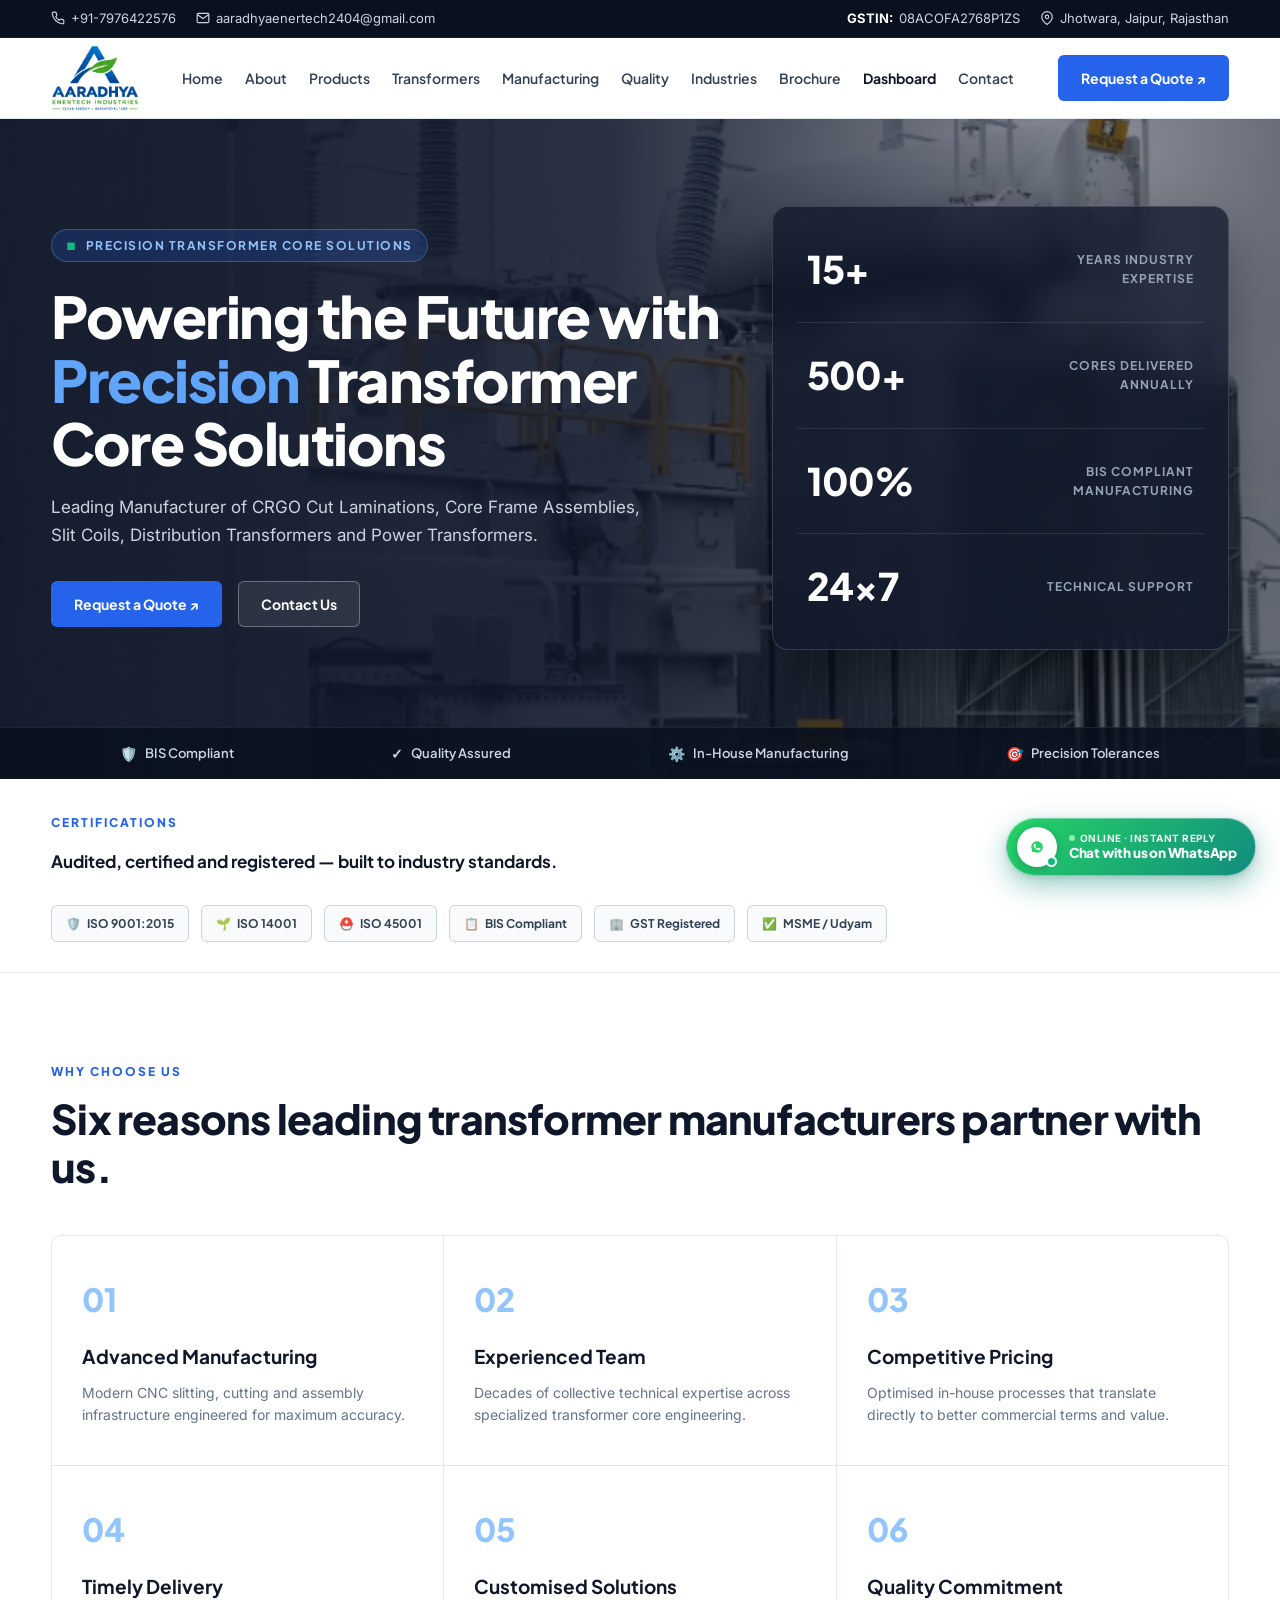
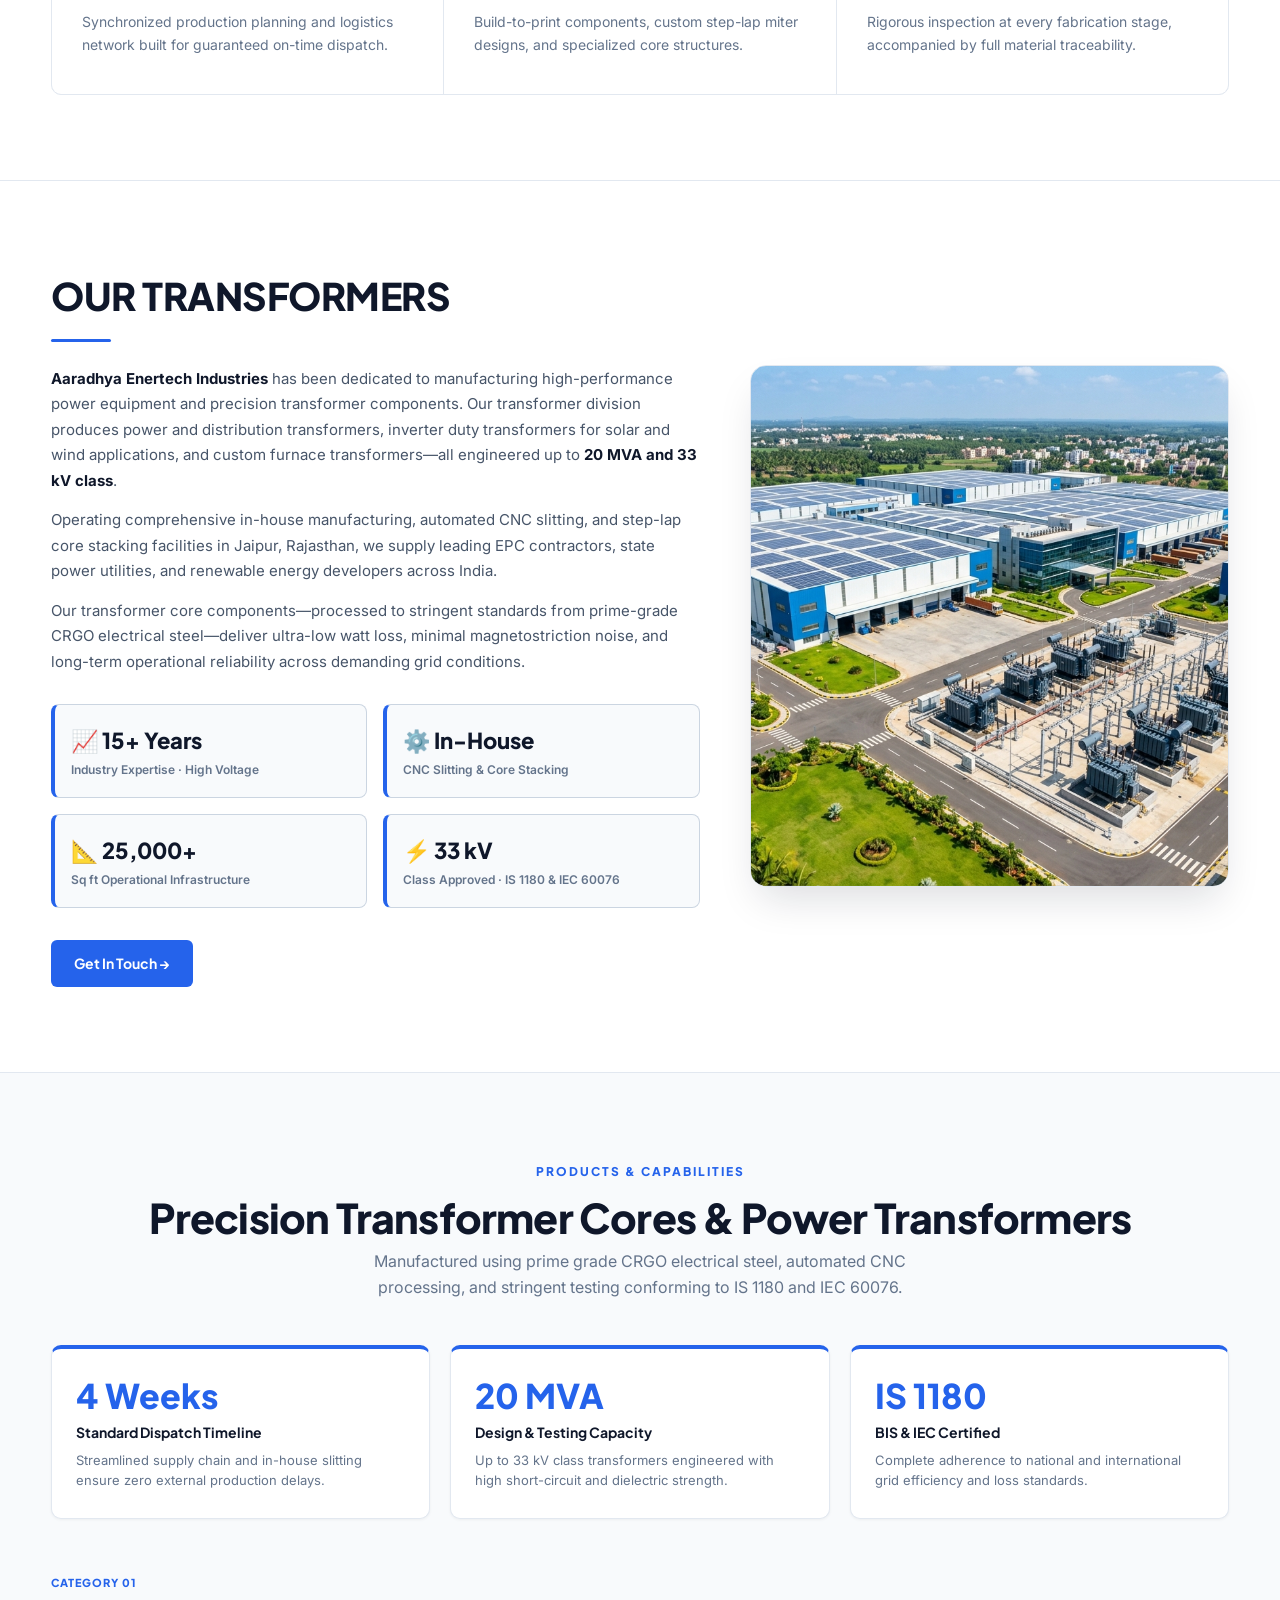
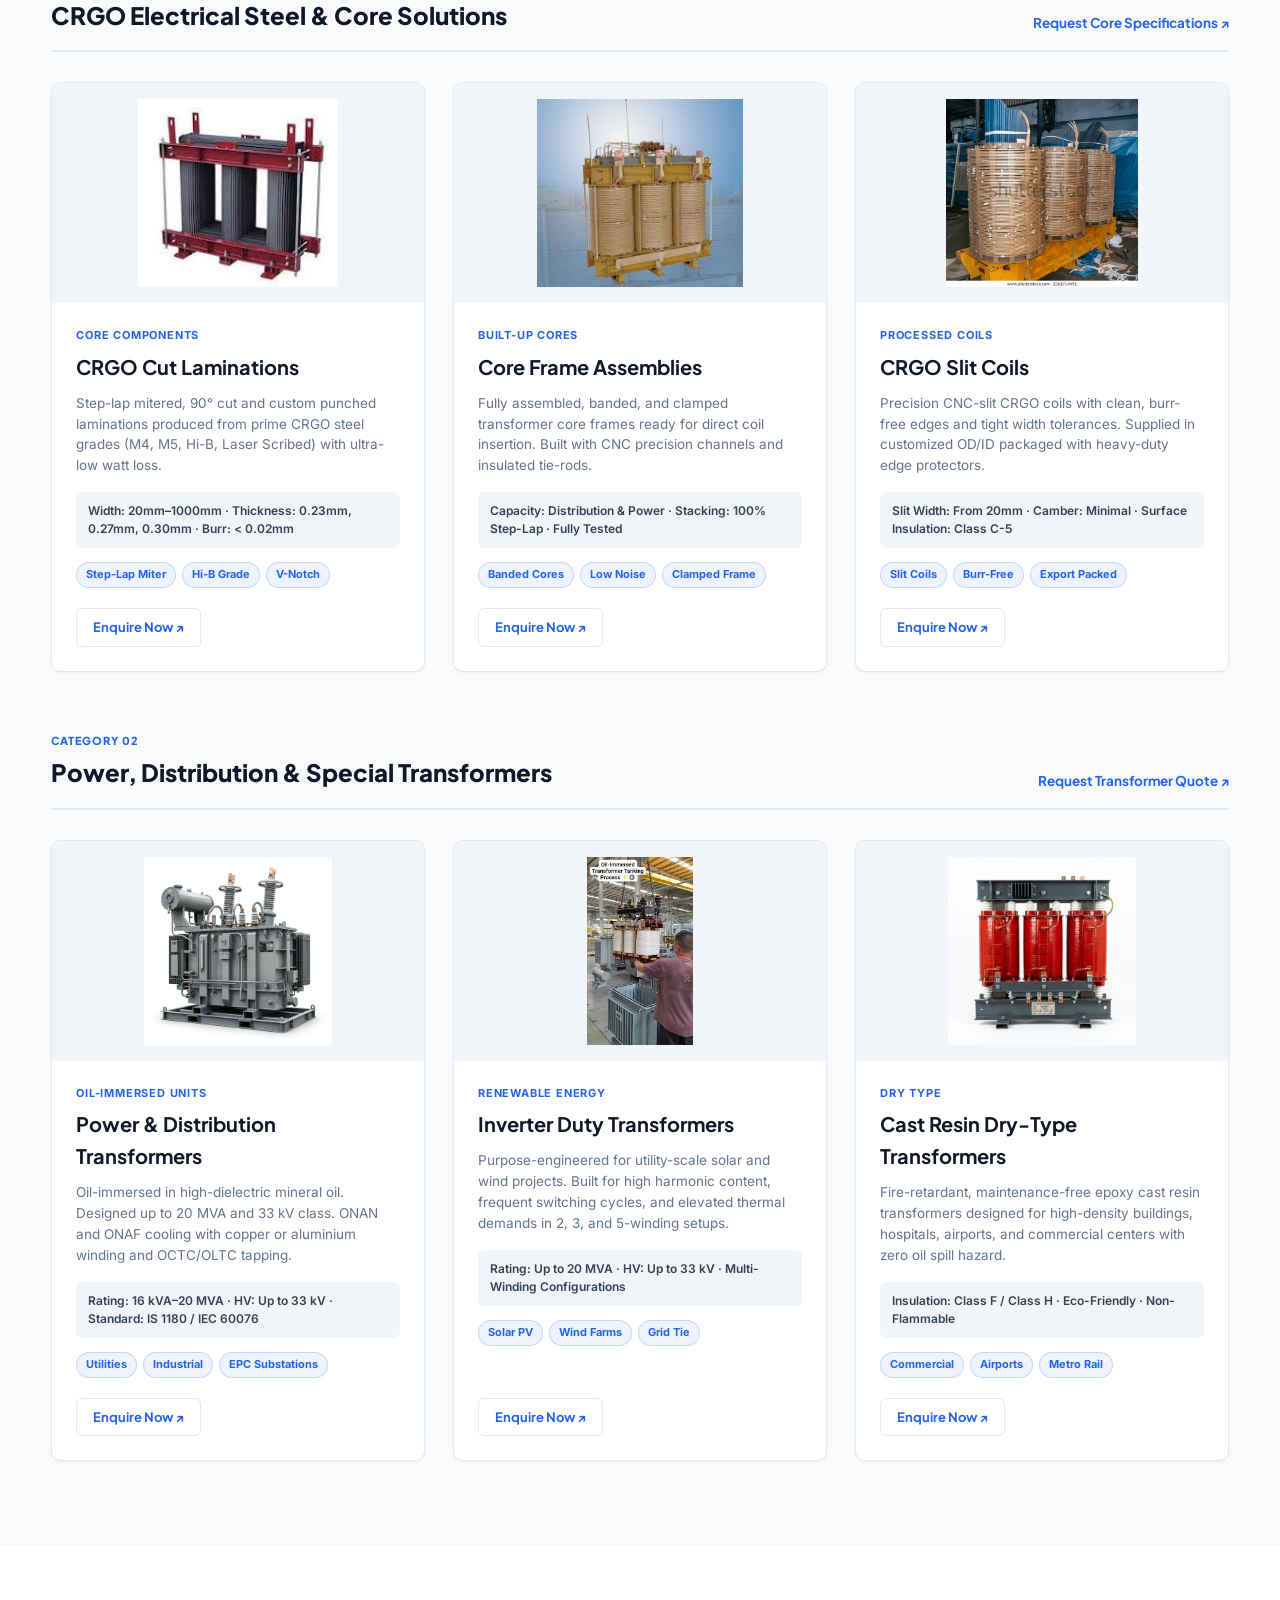
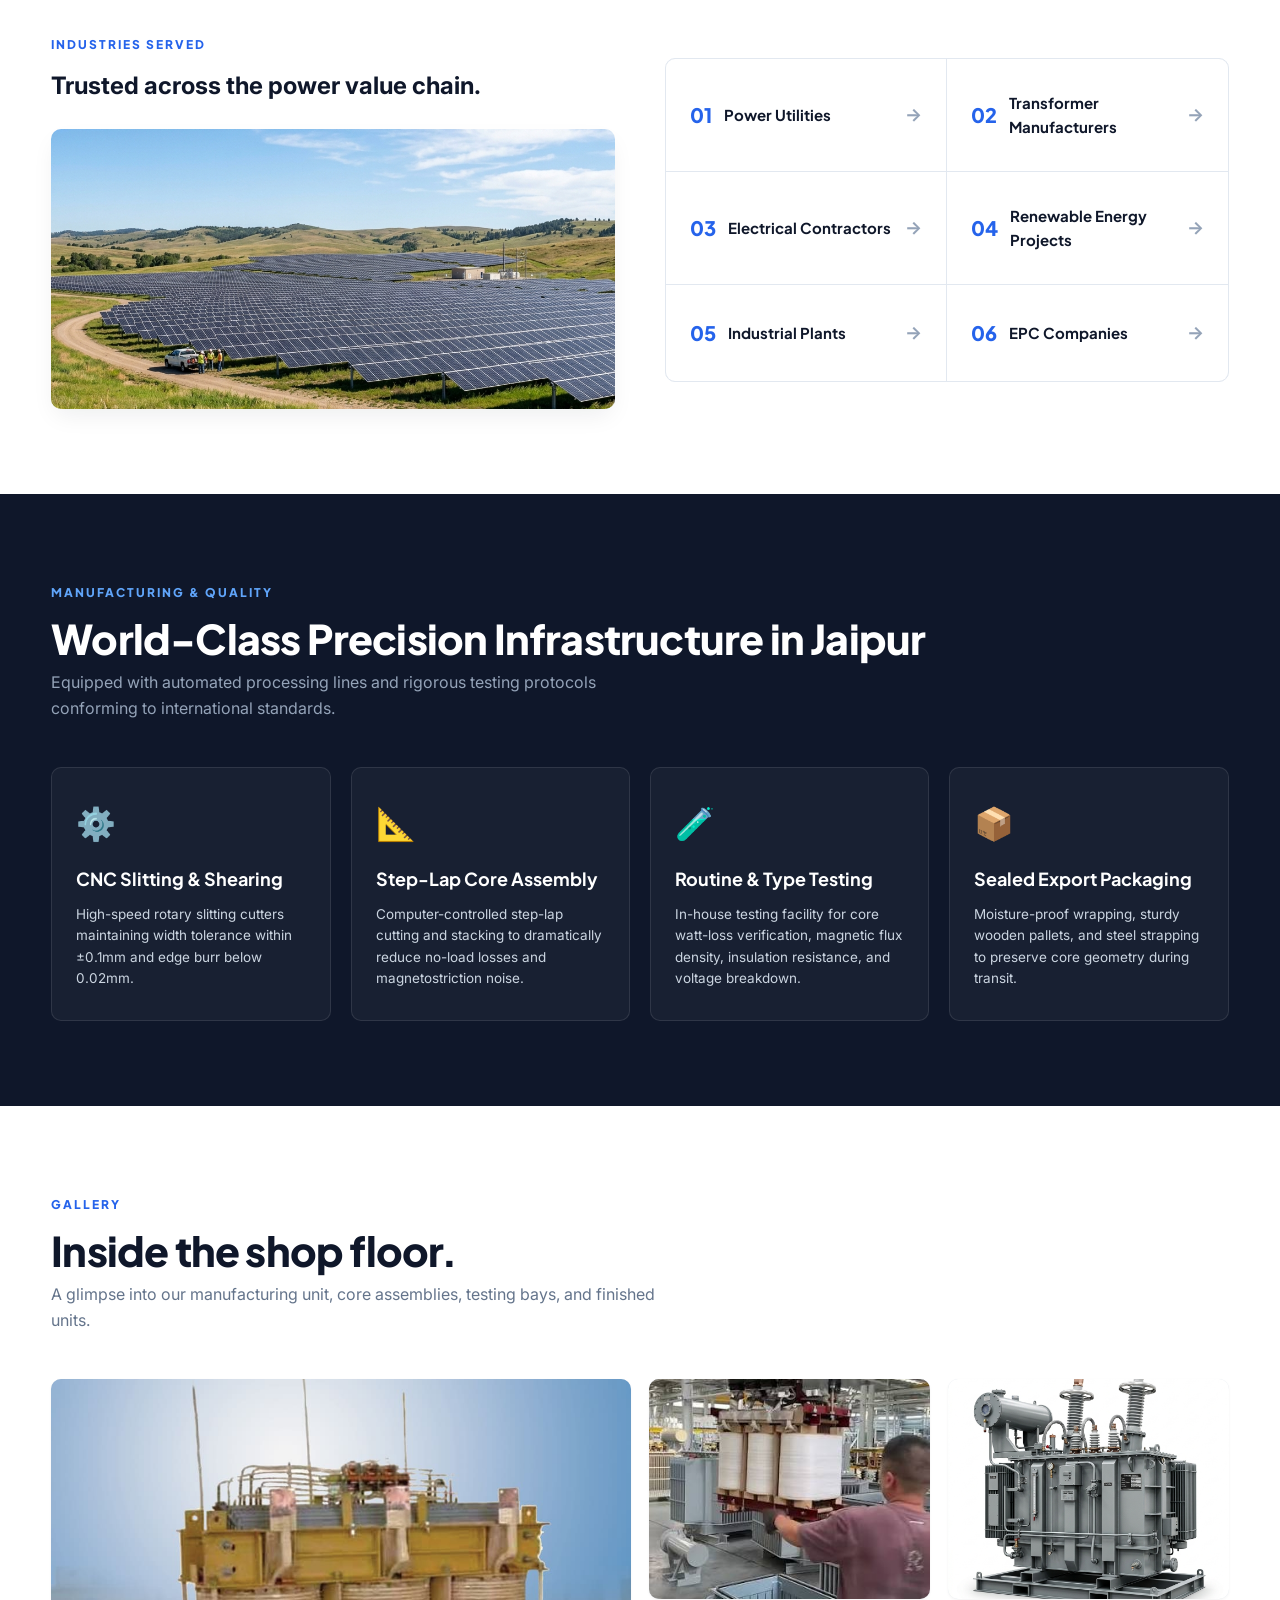
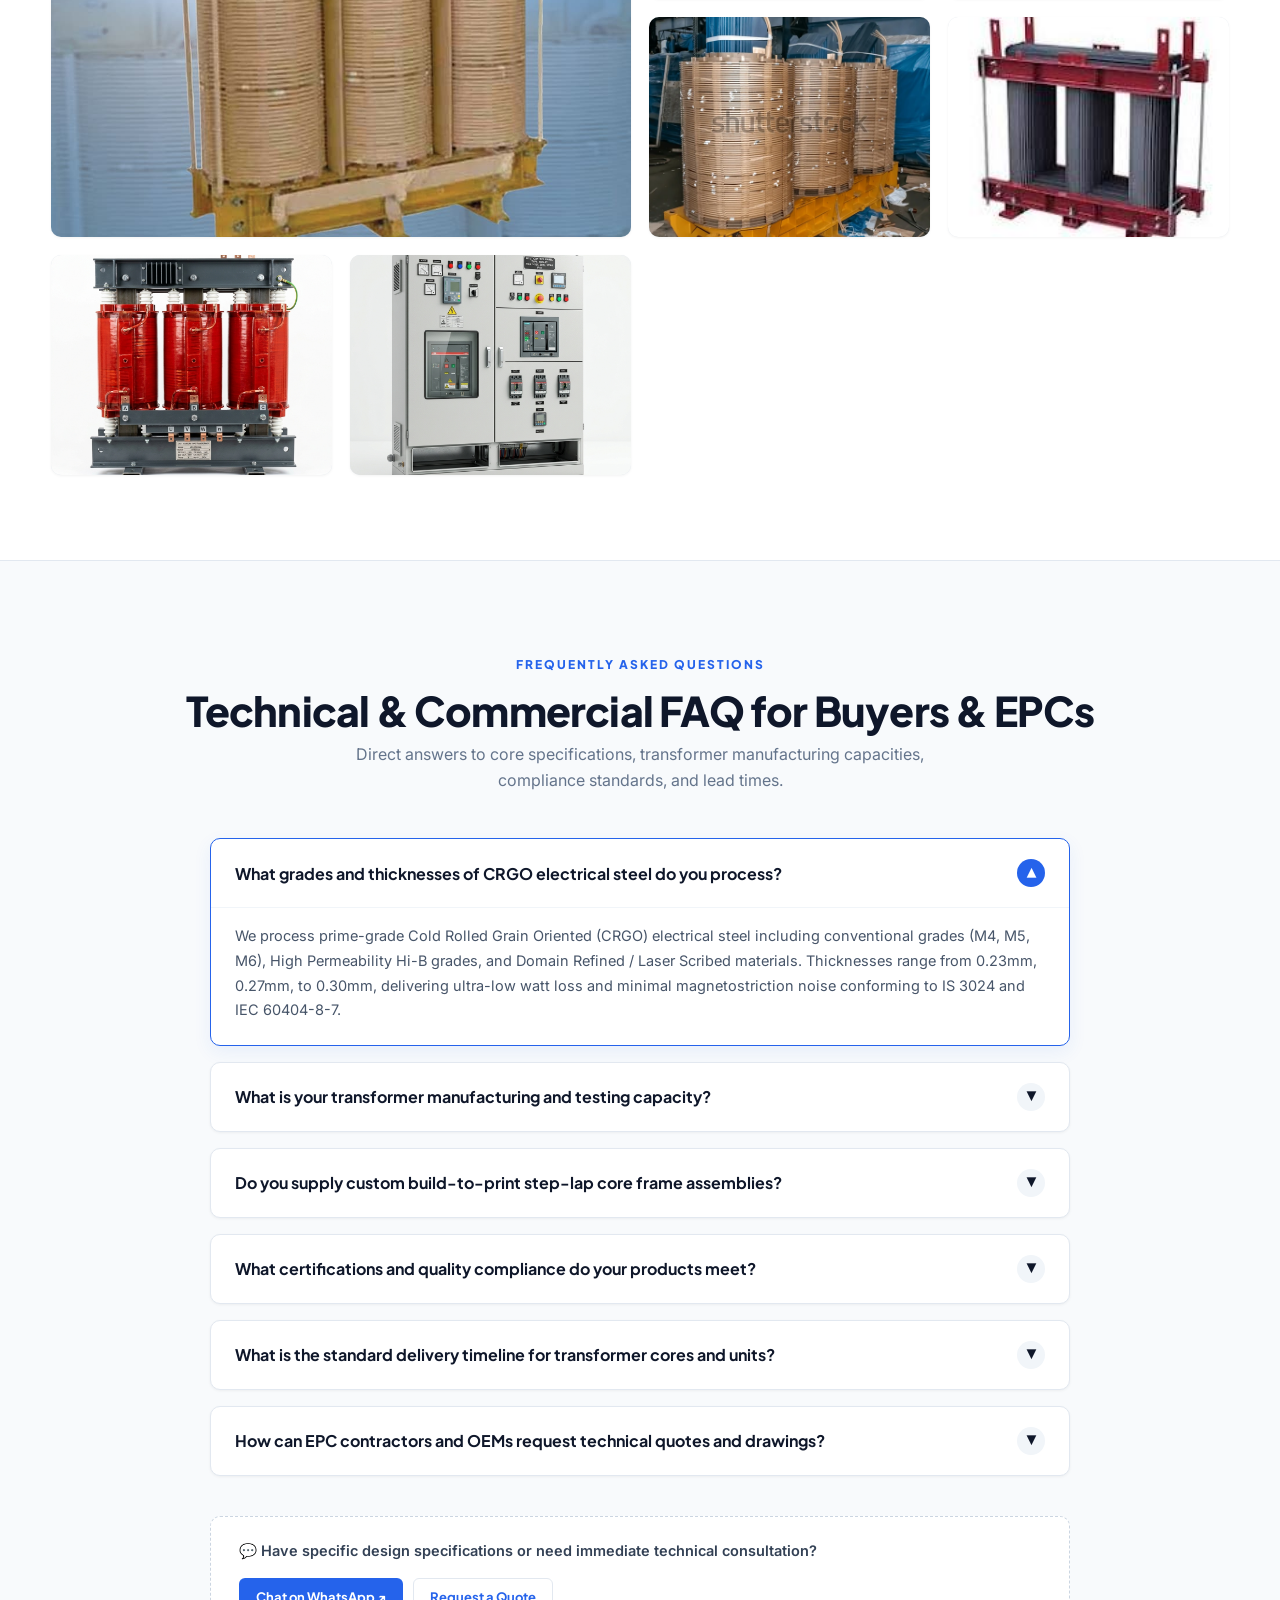
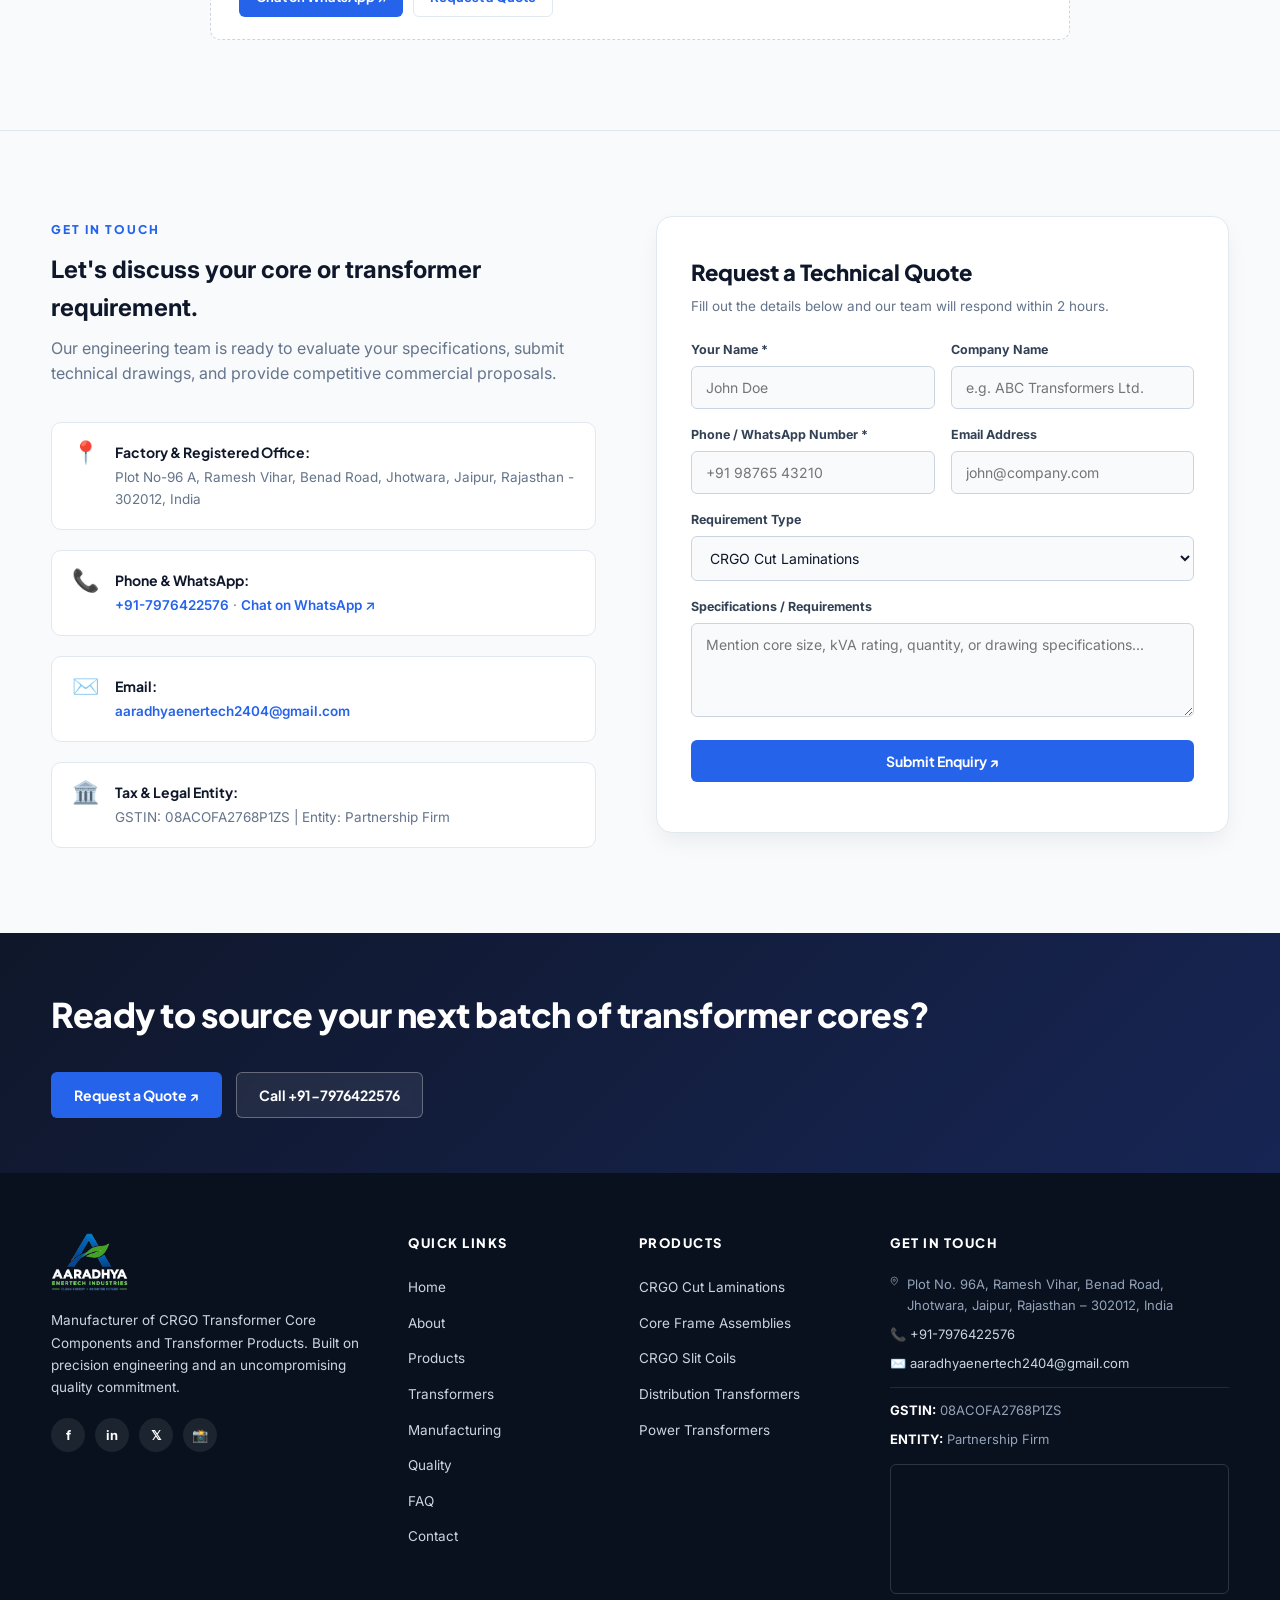
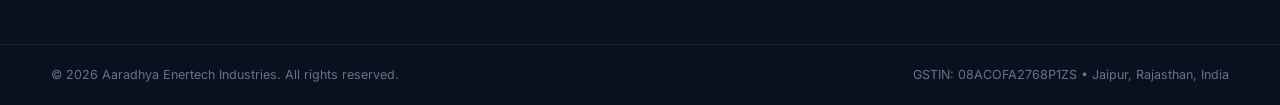
<file: index.html>
<!DOCTYPE html>
<html lang="en">
<head>
  <meta charset="UTF-8" />
  <meta name="viewport" content="width=device-width, initial-scale=1.0" />
  <title>Aaradhya Enertech Industries | CRGO Transformer Core & Power Transformers Manufacturer Jaipur, India</title>
  <meta name="description" content="Aaradhya Enertech Industries is a premier BIS & ISO 9001 certified manufacturer of precision CRGO cut laminations, core frame assemblies, slit coils, and power & distribution transformers up to 20 MVA 33 kV in Jaipur, Rajasthan, India." />
  <meta name="keywords" content="CRGO transformer core, CRGO cut laminations, transformer core frame assemblies, CRGO slit coils, power transformers Jaipur, distribution transformers India, inverter duty transformers solar, cast resin dry type transformers, step lap core stacking, electrical steel manufacturer Rajasthan, Aaradhya Enertech" />
  <meta name="author" content="Aaradhya Enertech Industries" />
  <meta name="robots" content="index, follow, max-image-preview:large, max-snippet:-1, max-video-preview:-1" />
  <meta name="google-site-verification" content="3hHZ7FBjwN2wFAde0SLtTK8hVqHij2OBlSNCfkOlnhY" />
  <link rel="canonical" href="https://www.aaradhyaenertech.com/" />

  <!-- Favicon / Browser Tab Brand Icon Suite -->
  <link rel="icon" type="image/png" sizes="32x32" href="favicon-32x32.png" />
  <link rel="icon" type="image/png" sizes="16x16" href="favicon-16x16.png" />
  <link rel="icon" type="image/png" sizes="192x192" href="favicon-192x192.png" />
  <link rel="shortcut icon" href="favicon.ico" />
  <link rel="apple-touch-icon" sizes="180x180" href="apple-touch-icon.png" />

  <!-- Geographic Meta Tags (Local SEO) -->
  <meta name="geo.region" content="IN-RJ" />
  <meta name="geo.placename" content="Jaipur, Rajasthan, India" />
  <meta name="geo.position" content="26.9429;75.7360" />
  <meta name="ICBM" content="26.9429, 75.7360" />

  <!-- Open Graph / Facebook / WhatsApp (Social & Commercial Sharing) -->
  <meta property="og:site_name" content="Aaradhya Enertech Industries" />
  <meta property="og:type" content="website" />
  <meta property="og:title" content="Aaradhya Enertech Industries | CRGO Transformer Core & Power Transformers Manufacturer" />
  <meta property="og:description" content="BIS-compliant manufacturer of precision CRGO cut laminations, built-up core frames, and power/distribution transformers up to 20 MVA 33 kV in Jaipur, India." />
  <meta property="og:url" content="https://www.aaradhyaenertech.com/" />
  <meta property="og:image" content="https://www.aaradhyaenertech.com/images/factory-plant.jpg" />
  <meta property="og:image:width" content="1376" />
  <meta property="og:image:height" content="768" />
  <meta property="og:locale" content="en_IN" />

  <!-- Twitter / X Card -->
  <meta name="twitter:card" content="summary_large_image" />
  <meta name="twitter:title" content="Aaradhya Enertech Industries | Transformer Cores & Power Transformers" />
  <meta name="twitter:description" content="Precision CRGO laminations, core frame assemblies, and transformers up to 20 MVA 33 kV in Jaipur, Rajasthan, India." />
  <meta name="twitter:image" content="https://www.aaradhyaenertech.com/images/factory-plant.jpg" />

  <!-- Google & AI Answer Engine Optimization (AEO) Structured Data (Schema.org) -->
  <script type="application/ld+json">
  {
    "@context": "https://schema.org",
    "@graph": [
      {
        "@type": ["Organization", "LocalBusiness"],
        "@id": "https://www.aaradhyaenertech.com/#organization",
        "name": "Aaradhya Enertech Industries",
        "alternateName": "Aaradhya Enertech",
        "url": "https://www.aaradhyaenertech.com/",
        "logo": "https://www.aaradhyaenertech.com/logo-full.png",
        "image": "https://www.aaradhyaenertech.com/images/factory-plant.jpg",
        "description": "Manufacturer of precision CRGO cut laminations, transformer core frame assemblies, slit coils, and power & distribution transformers up to 20 MVA and 33 kV class in Jaipur, Rajasthan, India.",
        "telephone": "+91-7976422576",
        "email": "aaradhyaenertech2404@gmail.com",
        "taxID": "08ACOFA2768P1ZS",
        "priceRange": "$$",
        "address": {
          "@type": "PostalAddress",
          "streetAddress": "Plot No. 96A, Ramesh Vihar, Benad Road, Jhotwara",
          "addressLocality": "Jaipur",
          "addressRegion": "Rajasthan",
          "postalCode": "302012",
          "addressCountry": "IN"
        },
        "geo": {
          "@type": "GeoCoordinates",
          "latitude": 26.9429,
          "longitude": 75.7360
        },
        "areaServed": [
          { "@type": "Country", "name": "India" },
          { "@type": "AdministrativeArea", "name": "Global" }
        ],
        "knowsAbout": [
          "CRGO Electrical Steel",
          "Transformer Core Laminations",
          "Step-Lap Core Assembly",
          "Power Transformers",
          "Distribution Transformers",
          "Inverter Duty Transformers",
          "Cast Resin Dry Type Transformers",
          "IS 1180 BIS Standard"
        ],
        "hasOfferCatalog": {
          "@type": "OfferCatalog",
          "name": "Transformer Products & CRGO Core Solutions",
          "itemListElement": [
            {
              "@type": "Offer",
              "itemOffered": {
                "@type": "Product",
                "name": "CRGO Cut Laminations",
                "description": "Step-lap mitered and custom punched electrical steel laminations produced from prime CRGO steel grades (M4, M5, Hi-B, Laser Scribed) with ultra-low watt loss."
              }
            },
            {
              "@type": "Offer",
              "itemOffered": {
                "@type": "Product",
                "name": "Core Frame Assemblies",
                "description": "Fully assembled, banded, and clamped transformer core frames ready for direct coil insertion, manufactured with step-lap stacking."
              }
            },
            {
              "@type": "Offer",
              "itemOffered": {
                "@type": "Product",
                "name": "CRGO Slit Coils",
                "description": "Precision CNC-slit CRGO coils with clean, burr-free edges and tight width tolerances."
              }
            },
            {
              "@type": "Offer",
              "itemOffered": {
                "@type": "Product",
                "name": "Power & Distribution Transformers",
                "description": "Oil-immersed power and distribution transformers engineered up to 20 MVA and 33 kV class conforming to IS 1180 and IEC 60076."
              }
            },
            {
              "@type": "Offer",
              "itemOffered": {
                "@type": "Product",
                "name": "Inverter Duty Transformers",
                "description": "Engineered for utility-scale solar PV and wind farms, built for high harmonic content and multi-winding configurations."
              }
            },
            {
              "@type": "Offer",
              "itemOffered": {
                "@type": "Product",
                "name": "Cast Resin Dry-Type Transformers",
                "description": "Fire-retardant, maintenance-free epoxy cast resin dry type transformers for commercial buildings, metro rail, and hospitals."
              }
            }
          ]
        }
      },
      {
        "@type": "WebSite",
        "@id": "https://www.aaradhyaenertech.com/#website",
        "url": "https://www.aaradhyaenertech.com/",
        "name": "Aaradhya Enertech Industries",
        "description": "Leading manufacturer of precision CRGO transformer core solutions and power transformers.",
        "publisher": {
          "@id": "https://www.aaradhyaenertech.com/#organization"
        }
      },
      {
        "@type": "FAQPage",
        "@id": "https://www.aaradhyaenertech.com/#faq",
        "mainEntity": [
          {
            "@type": "Question",
            "name": "What grades of CRGO electrical steel does Aaradhya Enertech process?",
            "acceptedAnswer": {
              "@type": "Answer",
              "text": "We process prime grade Cold Rolled Grain Oriented (CRGO) electrical steel including conventional grades (M4, M5, M6), High Permeability Hi-B grades, and Domain Refined / Laser Scribed grades (thicknesses from 0.23mm to 0.30mm) for ultra-low watt-loss performance."
            }
          },
          {
            "@type": "Question",
            "name": "What is your transformer manufacturing and testing capacity?",
            "acceptedAnswer": {
              "@type": "Answer",
              "text": "Our facility manufactures power, distribution, inverter duty, and furnace transformers up to 20 MVA and 33 kV class, fully tested to IS 1180, IS 2026, and IEC 60076 specifications."
            }
          },
          {
            "@type": "Question",
            "name": "Do you provide custom built-to-print transformer core frame assemblies?",
            "acceptedAnswer": {
              "@type": "Answer",
              "text": "Yes. We deliver 100% build-to-print, precision step-lap miter core frame assemblies, fully banded and clamped with CNC structural channels and insulated tie-rods, ready for coil insertion."
            }
          },
          {
            "@type": "Question",
            "name": "What certifications and quality standards do you comply with?",
            "acceptedAnswer": {
              "@type": "Answer",
              "text": "Aaradhya Enertech Industries is ISO 9001:2015, ISO 14001, and ISO 45001 compliant. All transformers and cores strictly adhere to Bureau of Indian Standards (BIS / IS 1180) and IEC standards with complete mill test certificates (MTC)."
            }
          },
          {
            "@type": "Question",
            "name": "What is the standard delivery timeline for transformer cores and units?",
            "acceptedAnswer": {
              "@type": "Answer",
              "text": "Our standard dispatch timeline is 4 weeks from approved drawings, backed by comprehensive in-house CNC slitting and shearing lines in Jaipur that eliminate third-party processing bottlenecks."
            }
          },
          {
            "@type": "Question",
            "name": "How can I request a technical quote or material test certificate?",
            "acceptedAnswer": {
              "@type": "Answer",
              "text": "You can request a fast technical quote directly through our website form, by emailing aaradhyaenertech2404@gmail.com, or by messaging our technical team on WhatsApp at +91-7976422576."
            }
          }
        ]
      }
    ]
  }
  </script>

  <!-- Fonts -->
  <link rel="preconnect" href="https://fonts.googleapis.com">
  <link rel="preconnect" href="https://fonts.gstatic.com" crossorigin>
  <link href="https://fonts.googleapis.com/css2?family=Plus+Jakarta+Sans:wght@400;500;600;700;800&family=Inter:wght@400;500;600;700&display=swap" rel="stylesheet">

  <link rel="stylesheet" href="styles.css" />
</head>
<body>

  <!-- Top Utility Bar -->
  <div class="top-bar">
    <div class="container top-bar-content">
      <div class="top-bar-left">
        <a href="tel:+917976422576" class="top-item">
          <svg width="14" height="14" viewBox="0 0 24 24" fill="none" stroke="currentColor" stroke-width="2"><path d="M22 16.92v3a2 2 0 0 1-2.18 2 19.79 19.79 0 0 1-8.63-3.07 19.5 19.5 0 0 1-6-6 19.79 19.79 0 0 1-3.07-8.67A2 2 0 0 1 4.11 2h3a2 2 0 0 1 2 1.72 12.84 12.84 0 0 0 .7 2.81 2 2 0 0 1-.45 2.11L8.09 9.91a16 16 0 0 0 6 6l1.27-1.27a2 2 0 0 1 2.11-.45 12.84 12.84 0 0 0 2.81.7A2 2 0 0 1 22 16.92z"></path></svg>
          +91-7976422576
        </a>
        <a href="mailto:aaradhyaenertech2404@gmail.com" class="top-item">
          <svg width="14" height="14" viewBox="0 0 24 24" fill="none" stroke="currentColor" stroke-width="2"><path d="M4 4h16c1.1 0 2 .9 2 2v12c0 1.1-.9 2-2 2H4c-1.1 0-2-.9-2-2V6c0-1.1.9-2 2-2z"></path><polyline points="22,6 12,13 2,6"></polyline></svg>
          aaradhyaenertech2404@gmail.com
        </a>
      </div>
      <div class="top-bar-right">
        <span class="top-item">
          <strong>GSTIN:</strong> 08ACOFA2768P1ZS
        </span>
        <span class="top-item location-item">
          <svg width="14" height="14" viewBox="0 0 24 24" fill="none" stroke="currentColor" stroke-width="2"><path d="M21 10c0 7-9 13-9 13s-9-6-9-13a9 9 0 0 1 18 0z"></path><circle cx="12" cy="10" r="3"></circle></svg>
          Jhotwara, Jaipur, Rajasthan
        </span>
      </div>
    </div>
  </div>

  <!-- Main Navigation Header -->
  <header class="header">
    <div class="container nav">
      <a class="brand" href="#home">
        <img src="logo-full.png?v=3" alt="Aaradhya Enertech Industries" class="brand-logo-full" />
      </a>
      <button class="menu-btn" id="menuBtn" aria-label="Toggle navigation">☰</button>
      <nav class="nav-links" id="navLinks">
        <a href="#home">Home</a>
        <a href="#about">About</a>
        <a href="#products">Products</a>
        <a href="#transformers">Transformers</a>
        <a href="#manufacturing">Manufacturing</a>
        <a href="#quality">Quality</a>
        <a href="#industries">Industries</a>
        <a href="aaradhya_profile.html" target="_blank" title="View 7-Page Corporate Brochure PDF">Brochure</a>
        <a href="dashboard.html" title="Operations &amp; Factory ERP Dashboard" style="color: var(--accent); font-weight: 700;">Dashboard</a>
        <a href="#contact">Contact</a>
      </nav>
      <div class="nav-cta">
        <a class="btn btn-primary btn-quote" href="#contact">Request a Quote ↗</a>
      </div>
    </div>
  </header>

  <main>
    <!-- Hero Section -->
    <section class="hero-section" id="home">
      <div class="hero-overlay"></div>
      <div class="container hero-container">
        <div class="hero-content">
          <div class="hero-badge">
            <span class="badge-dot">■</span> PRECISION TRANSFORMER CORE SOLUTIONS
          </div>
          <h1 class="hero-title">
            Powering the Future with <span class="highlight">Precision</span> Transformer Core Solutions
          </h1>
          <p class="hero-subtitle">
            Leading Manufacturer of CRGO Cut Laminations, Core Frame Assemblies, Slit Coils, Distribution Transformers and Power Transformers.
          </p>
          <div class="hero-actions">
            <a class="btn btn-primary" href="#contact">Request a Quote ↗</a>
            <a class="btn btn-outline" href="#contact">Contact Us</a>
          </div>
        </div>

        <!-- Floating Stats Glass Card -->
        <div class="hero-stats-card">
          <div class="stat-row">
            <div class="stat-number">15+</div>
            <div class="stat-label">YEARS INDUSTRY EXPERTISE</div>
          </div>
          <div class="stat-row">
            <div class="stat-number">500+</div>
            <div class="stat-label">CORES DELIVERED ANNUALLY</div>
          </div>
          <div class="stat-row">
            <div class="stat-number">100%</div>
            <div class="stat-label">BIS COMPLIANT MANUFACTURING</div>
          </div>
          <div class="stat-row">
            <div class="stat-number">24×7</div>
            <div class="stat-label">TECHNICAL SUPPORT</div>
          </div>
        </div>
      </div>

      <!-- Feature Strip Under Hero -->
      <div class="hero-features-strip">
        <div class="container features-ticker">
          <div class="ticker-item"><span class="icon">🛡️</span> BIS Compliant</div>
          <div class="ticker-item"><span class="icon">✓</span> Quality Assured</div>
          <div class="ticker-item"><span class="icon">⚙️</span> In-House Manufacturing</div>
          <div class="ticker-item"><span class="icon">🎯</span> Precision Tolerances</div>
        </div>
      </div>
    </section>

    <!-- Certifications & Compliance Badges Strip -->
    <section class="certifications-bar">
      <div class="container cert-container">
        <div class="cert-text">
          <div class="section-tag">CERTIFICATIONS</div>
          <h3>Audited, certified and registered — built to industry standards.</h3>
        </div>
        <div class="cert-badges">
          <div class="cert-pill"><span>🛡️</span> ISO 9001:2015</div>
          <div class="cert-pill"><span>🌱</span> ISO 14001</div>
          <div class="cert-pill"><span>⛑️</span> ISO 45001</div>
          <div class="cert-pill"><span>📋</span> BIS Compliant</div>
          <div class="cert-pill"><span>🏢</span> GST Registered</div>
          <div class="cert-pill"><span>✅</span> MSME / Udyam</div>
        </div>
      </div>
    </section>

    <!-- Why Choose Us (6-Reasons Grid) -->
    <section class="section why-choose-us" id="about">
      <div class="container">
        <div class="section-header">
          <span class="section-tag">WHY CHOOSE US</span>
          <h2>Six reasons leading transformer manufacturers partner with us.</h2>
        </div>

        <div class="reasons-grid">
          <div class="reason-card">
            <div class="reason-num">01</div>
            <h3>Advanced Manufacturing</h3>
            <p>Modern CNC slitting, cutting and assembly infrastructure engineered for maximum accuracy.</p>
          </div>
          <div class="reason-card">
            <div class="reason-num">02</div>
            <h3>Experienced Team</h3>
            <p>Decades of collective technical expertise across specialized transformer core engineering.</p>
          </div>
          <div class="reason-card">
            <div class="reason-num">03</div>
            <h3>Competitive Pricing</h3>
            <p>Optimised in-house processes that translate directly to better commercial terms and value.</p>
          </div>
          <div class="reason-card">
            <div class="reason-num">04</div>
            <h3>Timely Delivery</h3>
            <p>Synchronized production planning and logistics network built for guaranteed on-time dispatch.</p>
          </div>
          <div class="reason-card">
            <div class="reason-num">05</div>
            <h3>Customised Solutions</h3>
            <p>Build-to-print components, custom step-lap miter designs, and specialized core structures.</p>
          </div>
          <div class="reason-card">
            <div class="reason-num">06</div>
            <h3>Quality Commitment</h3>
            <p>Rigorous inspection at every fabrication stage, accompanied by full material traceability.</p>
          </div>
        </div>
      </div>
    </section>

    <!-- Our Transformers & Manufacturing Overview Section -->
    <section class="section transformer-overview-section" id="transformers">
      <div class="container">
        <div class="overview-grid">
          <div class="overview-left">
            <h2 class="overview-title">OUR TRANSFORMERS</h2>
            <div class="brand-rule"></div>

            <div class="overview-body">
              <p>
                <strong>Aaradhya Enertech Industries</strong> has been dedicated to manufacturing high-performance power equipment and precision transformer components. Our transformer division produces power and distribution transformers, inverter duty transformers for solar and wind applications, and custom furnace transformers—all engineered up to <strong>20 MVA and 33 kV class</strong>.
              </p>
              <p>
                Operating comprehensive in-house manufacturing, automated CNC slitting, and step-lap core stacking facilities in Jaipur, Rajasthan, we supply leading EPC contractors, state power utilities, and renewable energy developers across India.
              </p>
              <p>
                Our transformer core components—processed to stringent standards from prime-grade CRGO electrical steel—deliver ultra-low watt loss, minimal magnetostriction noise, and long-term operational reliability across demanding grid conditions.
              </p>
            </div>

            <div class="mini-stats-grid">
              <div class="mini-stat-tile">
                <div class="mini-figure">📈 15+ Years</div>
                <div class="mini-label">Industry Expertise · High Voltage</div>
              </div>
              <div class="mini-stat-tile">
                <div class="mini-figure">⚙️ In-House</div>
                <div class="mini-label">CNC Slitting & Core Stacking</div>
              </div>
              <div class="mini-stat-tile">
                <div class="mini-figure">📐 25,000+</div>
                <div class="mini-label">Sq ft Operational Infrastructure</div>
              </div>
              <div class="mini-stat-tile">
                <div class="mini-figure">⚡ 33 kV</div>
                <div class="mini-label">Class Approved · IS 1180 & IEC 60076</div>
              </div>
            </div>

            <div class="overview-cta-wrap">
              <a href="#contact" class="btn btn-primary">Get In Touch →</a>
            </div>
          </div>

          <div class="overview-right">
            <div class="plant-image-card">
              <img src="images/factory-plant.jpg?v=2" alt="Aaradhya Enertech Manufacturing Facility" class="plant-img" />
            </div>
          </div>
        </div>
      </div>
    </section>

    <!-- Products & Solutions -->
    <section class="section products-section" id="products">
      <div class="container">
        <div class="section-header center">
          <span class="section-tag">PRODUCTS & CAPABILITIES</span>
          <h2>Precision Transformer Cores & Power Transformers</h2>
          <p class="section-sub">Manufactured using prime grade CRGO electrical steel, automated CNC processing, and stringent testing conforming to IS 1180 and IEC 60076.</p>
        </div>

        <!-- Capability Benchmark Strip -->
        <div class="benchmark-strip">
          <div class="benchmark-item">
            <span class="benchmark-val">4 Weeks</span>
            <span class="benchmark-label">Standard Dispatch Timeline</span>
            <p>Streamlined supply chain and in-house slitting ensure zero external production delays.</p>
          </div>
          <div class="benchmark-item">
            <span class="benchmark-val">20 MVA</span>
            <span class="benchmark-label">Design & Testing Capacity</span>
            <p>Up to 33 kV class transformers engineered with high short-circuit and dielectric strength.</p>
          </div>
          <div class="benchmark-item">
            <span class="benchmark-val">IS 1180</span>
            <span class="benchmark-label">BIS & IEC Certified</span>
            <p>Complete adherence to national and international grid efficiency and loss standards.</p>
          </div>
        </div>

        <!-- Section 1: Transformer Cores & CRGO Components -->
        <div class="product-category-header">
          <div>
            <span class="cat-pill">Category 01</span>
            <h3>CRGO Electrical Steel & Core Solutions</h3>
          </div>
          <a href="#contact" class="cat-link">Request Core Specifications ↗</a>
        </div>

        <div class="products-grid">
          <div class="product-card">
            <div class="product-img-wrap">
              <img src="images/core_assembly.png" alt="CRGO Cut Laminations" class="product-img" />
            </div>
            <div class="product-body">
              <span class="product-tag">Core Components</span>
              <h3>CRGO Cut Laminations</h3>
              <p>Step-lap mitered, 90° cut and custom punched laminations produced from prime CRGO steel grades (M4, M5, Hi-B, Laser Scribed) with ultra-low watt loss.</p>
              <div class="spec-strip">
                Width: 20mm–1000mm · Thickness: 0.23mm, 0.27mm, 0.30mm · Burr: &lt; 0.02mm
              </div>
              <div class="tag-row">
                <span class="pill-tag">Step-Lap Miter</span>
                <span class="pill-tag">Hi-B Grade</span>
                <span class="pill-tag">V-Notch</span>
              </div>
              <a href="#contact" class="btn btn-sm btn-outline-dark">Enquire Now ↗</a>
            </div>
          </div>

          <div class="product-card">
            <div class="product-img-wrap">
              <img src="images/core_coil_assembly.png" alt="Core Frame Assemblies" class="product-img" />
            </div>
            <div class="product-body">
              <span class="product-tag">Built-Up Cores</span>
              <h3>Core Frame Assemblies</h3>
              <p>Fully assembled, banded, and clamped transformer core frames ready for direct coil insertion. Built with CNC precision channels and insulated tie-rods.</p>
              <div class="spec-strip">
                Capacity: Distribution & Power · Stacking: 100% Step-Lap · Fully Tested
              </div>
              <div class="tag-row">
                <span class="pill-tag">Banded Cores</span>
                <span class="pill-tag">Low Noise</span>
                <span class="pill-tag">Clamped Frame</span>
              </div>
              <a href="#contact" class="btn btn-sm btn-outline-dark">Enquire Now ↗</a>
            </div>
          </div>

          <div class="product-card">
            <div class="product-img-wrap">
              <img src="images/coil_winding.png" alt="CRGO Slit Coils" class="product-img" />
            </div>
            <div class="product-body">
              <span class="product-tag">Processed Coils</span>
              <h3>CRGO Slit Coils</h3>
              <p>Precision CNC-slit CRGO coils with clean, burr-free edges and tight width tolerances. Supplied in customized OD/ID packaged with heavy-duty edge protectors.</p>
              <div class="spec-strip">
                Slit Width: From 20mm · Camber: Minimal · Surface Insulation: Class C-5
              </div>
              <div class="tag-row">
                <span class="pill-tag">Slit Coils</span>
                <span class="pill-tag">Burr-Free</span>
                <span class="pill-tag">Export Packed</span>
              </div>
              <a href="#contact" class="btn btn-sm btn-outline-dark">Enquire Now ↗</a>
            </div>
          </div>
        </div>

        <!-- Section 2: Complete Transformers & Power Units -->
        <div class="product-category-header" style="margin-top: 55px;">
          <div>
            <span class="cat-pill">Category 02</span>
            <h3>Power, Distribution & Special Transformers</h3>
          </div>
          <a href="#contact" class="cat-link">Request Transformer Quote ↗</a>
        </div>

        <div class="products-grid">
          <div class="product-card">
            <div class="product-img-wrap">
              <img src="images/transformer.png" alt="Power and Distribution Transformers" class="product-img" />
            </div>
            <div class="product-body">
              <span class="product-tag">Oil-Immersed Units</span>
              <h3>Power & Distribution Transformers</h3>
              <p>Oil-immersed in high-dielectric mineral oil. Designed up to 20 MVA and 33 kV class. ONAN and ONAF cooling with copper or aluminium winding and OCTC/OLTC tapping.</p>
              <div class="spec-strip">
                Rating: 16 kVA–20 MVA · HV: Up to 33 kV · Standard: IS 1180 / IEC 60076
              </div>
              <div class="tag-row">
                <span class="pill-tag">Utilities</span>
                <span class="pill-tag">Industrial</span>
                <span class="pill-tag">EPC Substations</span>
              </div>
              <a href="#contact" class="btn btn-sm btn-outline-dark">Enquire Now ↗</a>
            </div>
          </div>

          <div class="product-card">
            <div class="product-img-wrap">
              <img src="images/tanking.png" alt="Inverter Duty Transformers" class="product-img" />
            </div>
            <div class="product-body">
              <span class="product-tag">Renewable Energy</span>
              <h3>Inverter Duty Transformers</h3>
              <p>Purpose-engineered for utility-scale solar and wind projects. Built for high harmonic content, frequent switching cycles, and elevated thermal demands in 2, 3, and 5-winding setups.</p>
              <div class="spec-strip">
                Rating: Up to 20 MVA · HV: Up to 33 kV · Multi-Winding Configurations
              </div>
              <div class="tag-row">
                <span class="pill-tag">Solar PV</span>
                <span class="pill-tag">Wind Farms</span>
                <span class="pill-tag">Grid Tie</span>
              </div>
              <a href="#contact" class="btn btn-sm btn-outline-dark">Enquire Now ↗</a>
            </div>
          </div>

          <div class="product-card">
            <div class="product-img-wrap">
              <img src="images/cast_resin.png" alt="Cast Resin Dry-Type Transformers" class="product-img" />
            </div>
            <div class="product-body">
              <span class="product-tag">Dry Type</span>
              <h3>Cast Resin Dry-Type Transformers</h3>
              <p>Fire-retardant, maintenance-free epoxy cast resin transformers designed for high-density buildings, hospitals, airports, and commercial centers with zero oil spill hazard.</p>
              <div class="spec-strip">
                Insulation: Class F / Class H · Eco-Friendly · Non-Flammable
              </div>
              <div class="tag-row">
                <span class="pill-tag">Commercial</span>
                <span class="pill-tag">Airports</span>
                <span class="pill-tag">Metro Rail</span>
              </div>
              <a href="#contact" class="btn btn-sm btn-outline-dark">Enquire Now ↗</a>
            </div>
          </div>
        </div>
      </div>
    </section>

    <!-- Industries Served Section -->
    <section class="section industries-section" id="industries">
      <div class="container">
        <div class="industries-grid">
          <div class="industries-info">
            <span class="section-tag">INDUSTRIES SERVED</span>
            <h2>Trusted across the power value chain.</h2>
            <div class="industry-image-card">
              <img src="images/solar_panel.png" alt="Industrial Solar Facility" class="industry-img" />
            </div>
          </div>

          <div class="industries-list">
            <div class="ind-item">
              <div class="ind-num">01</div>
              <div class="ind-name">Power Utilities</div>
              <div class="ind-arrow">→</div>
            </div>
            <div class="ind-item">
              <div class="ind-num">02</div>
              <div class="ind-name">Transformer Manufacturers</div>
              <div class="ind-arrow">→</div>
            </div>
            <div class="ind-item">
              <div class="ind-num">03</div>
              <div class="ind-name">Electrical Contractors</div>
              <div class="ind-arrow">→</div>
            </div>
            <div class="ind-item">
              <div class="ind-num">04</div>
              <div class="ind-name">Renewable Energy Projects</div>
              <div class="ind-arrow">→</div>
            </div>
            <div class="ind-item">
              <div class="ind-num">05</div>
              <div class="ind-name">Industrial Plants</div>
              <div class="ind-arrow">→</div>
            </div>
            <div class="ind-item">
              <div class="ind-num">06</div>
              <div class="ind-name">EPC Companies</div>
              <div class="ind-arrow">→</div>
            </div>
          </div>
        </div>
      </div>
    </section>

    <!-- Manufacturing Infrastructure & Quality -->
    <section class="section dark-section" id="manufacturing">
      <div class="container">
        <div class="section-header">
          <span class="section-tag">MANUFACTURING & QUALITY</span>
          <h2>World-Class Precision Infrastructure in Jaipur</h2>
          <p class="section-sub">Equipped with automated processing lines and rigorous testing protocols conforming to international standards.</p>
        </div>

        <div class="mfg-grid">
          <div class="mfg-card">
            <div class="mfg-icon">⚙️</div>
            <h3>CNC Slitting & Shearing</h3>
            <p>High-speed rotary slitting cutters maintaining width tolerance within ±0.1mm and edge burr below 0.02mm.</p>
          </div>
          <div class="mfg-card">
            <div class="mfg-icon">📐</div>
            <h3>Step-Lap Core Assembly</h3>
            <p>Computer-controlled step-lap cutting and stacking to dramatically reduce no-load losses and magnetostriction noise.</p>
          </div>
          <div class="mfg-card">
            <div class="mfg-icon">🧪</div>
            <h3>Routine & Type Testing</h3>
            <p>In-house testing facility for core watt-loss verification, magnetic flux density, insulation resistance, and voltage breakdown.</p>
          </div>
          <div class="mfg-card">
            <div class="mfg-icon">📦</div>
            <h3>Sealed Export Packaging</h3>
            <p>Moisture-proof wrapping, sturdy wooden pallets, and steel strapping to preserve core geometry during transit.</p>
          </div>
        </div>
      </div>
    </section>

    <!-- Gallery: Inside the Shop Floor -->
    <section class="section gallery-section" id="quality">
      <div class="container">
        <div class="section-header">
          <span class="section-tag">GALLERY</span>
          <h2>Inside the shop floor.</h2>
          <p class="section-sub">A glimpse into our manufacturing unit, core assemblies, testing bays, and finished units.</p>
        </div>

        <div class="gallery-grid">
          <div class="gallery-item item-large">
            <img src="images/core_coil_assembly.png" alt="Core Coil Assembly" />
            <div class="gallery-caption">Core Coil Assembly Ready for Tanking</div>
          </div>
          <div class="gallery-item">
            <img src="images/tanking.png" alt="Transformer Tanking" />
            <div class="gallery-caption">Precision Transformer Tanking</div>
          </div>
          <div class="gallery-item">
            <img src="images/transformer.png" alt="Finished Transformer" />
            <div class="gallery-caption">Assembled Transformer with Bushings</div>
          </div>
          <div class="gallery-item">
            <img src="images/coil_winding.png" alt="CRGO Coil Winding" />
            <div class="gallery-caption">Prime CRGO Slit Coil Ready for Assembly</div>
          </div>
          <div class="gallery-item">
            <img src="images/core_assembly.png" alt="Core Assembly Framing" />
            <div class="gallery-caption">Clamping Channels & Busbar Framing</div>
          </div>
          <div class="gallery-item">
            <img src="images/cast_resin.png" alt="Cast Resin Unit" />
            <div class="gallery-caption">Dry Type Cast Resin Core Unit</div>
          </div>
          <div class="gallery-item">
            <img src="images/panel.png" alt="Control Panel Assembly" />
            <div class="gallery-caption">Industrial Control & Switchgear Panels</div>
          </div>
        </div>
      </div>
    </section>

    <!-- FAQ Section (AEO & SEO Optimized) -->
    <section class="section faq-section" id="faq">
      <div class="container">
        <div class="section-header center">
          <span class="section-tag">FREQUENTLY ASKED QUESTIONS</span>
          <h2>Technical & Commercial FAQ for Buyers & EPCs</h2>
          <p class="section-sub">Direct answers to core specifications, transformer manufacturing capacities, compliance standards, and lead times.</p>
        </div>

        <div class="faq-list">
          <details class="faq-card" open>
            <summary class="faq-summary">
              <span>What grades and thicknesses of CRGO electrical steel do you process?</span>
              <span class="faq-icon-chevron">▼</span>
            </summary>
            <div class="faq-content">
              We process prime-grade Cold Rolled Grain Oriented (CRGO) electrical steel including conventional grades (M4, M5, M6), High Permeability Hi-B grades, and Domain Refined / Laser Scribed materials. Thicknesses range from 0.23mm, 0.27mm, to 0.30mm, delivering ultra-low watt loss and minimal magnetostriction noise conforming to IS 3024 and IEC 60404-8-7.
            </div>
          </details>

          <details class="faq-card">
            <summary class="faq-summary">
              <span>What is your transformer manufacturing and testing capacity?</span>
              <span class="faq-icon-chevron">▼</span>
            </summary>
            <div class="faq-content">
              Aaradhya Enertech Industries designs and manufactures Power Transformers, Distribution Transformers, Inverter Duty Transformers (for utility-scale Solar PV and Wind Farms), and Cast Resin Dry-Type Transformers up to <strong>20 MVA and 33 kV class</strong>. Every unit undergoes rigorous routine and type testing according to IS 1180, IS 2026, and IEC 60076 standards.
            </div>
          </details>

          <details class="faq-card">
            <summary class="faq-summary">
              <span>Do you supply custom build-to-print step-lap core frame assemblies?</span>
              <span class="faq-icon-chevron">▼</span>
            </summary>
            <div class="faq-content">
              Yes. We supply 100% build-to-print, precision step-lap miter core frame assemblies ready for direct coil insertion. Built with CNC-slotted structural channels, high-tensile fiberglass or steel banding, and insulated tie-rods to ensure maximum mechanical strength and minimal no-load losses during grid operation.
            </div>
          </details>

          <details class="faq-card">
            <summary class="faq-summary">
              <span>What certifications and quality compliance do your products meet?</span>
              <span class="faq-icon-chevron">▼</span>
            </summary>
            <div class="faq-content">
              Our operations and products are audited and certified to <strong>ISO 9001:2015, ISO 14001, and ISO 45001</strong>. All transformers comply strictly with Bureau of Indian Standards (BIS / IS 1180 Energy Efficiency Level 1, 2, and 3) and IEC guidelines. Full raw material Mill Test Certificates (MTC) and routine test reports accompany every dispatch.
            </div>
          </details>

          <details class="faq-card">
            <summary class="faq-summary">
              <span>What is the standard delivery timeline for transformer cores and units?</span>
              <span class="faq-icon-chevron">▼</span>
            </summary>
            <div class="faq-content">
              Our benchmark dispatch timeline is <strong>4 weeks</strong> from drawing approval. Because we house our own high-speed automated CNC slitting lines, step-lap shearing bays, and stacking facilities in Jaipur, Rajasthan, we maintain complete control over production schedules with zero third-party delays.
            </div>
          </details>

          <details class="faq-card">
            <summary class="faq-summary">
              <span>How can EPC contractors and OEMs request technical quotes and drawings?</span>
              <span class="faq-icon-chevron">▼</span>
            </summary>
            <div class="faq-content">
              You can submit your core specifications or transformer BOQ via our online quote form, email us at <a href="mailto:aaradhyaenertech2404@gmail.com">aaradhyaenertech2404@gmail.com</a>, or message our engineering desk directly on WhatsApp at <a href="https://wa.me/917976422576" target="_blank" rel="noopener">+91-7976422576</a>. Our engineering desk provides technical review and preliminary estimates within 2 hours.
            </div>
          </details>
        </div>

        <div class="faq-footer-cta">
          <p>💬 Have specific design specifications or need immediate technical consultation?</p>
          <div style="display: flex; gap: 10px; flex-wrap: wrap;">
            <a href="https://wa.me/917976422576" target="_blank" rel="noopener" class="btn btn-sm btn-primary">Chat on WhatsApp ↗</a>
            <a href="#contact" class="btn btn-sm btn-outline-dark">Request a Quote</a>
          </div>
        </div>
      </div>
    </section>

    <!-- Contact & Quote Form Section -->
    <section class="section contact-section" id="contact">
      <div class="container">
        <div class="contact-grid">
          <div class="contact-info">
            <span class="section-tag">GET IN TOUCH</span>
            <h2>Let's discuss your core or transformer requirement.</h2>
            <p class="section-sub">Our engineering team is ready to evaluate your specifications, submit technical drawings, and provide competitive commercial proposals.</p>

            <div class="info-blocks">
              <div class="info-block">
                <div class="icon">📍</div>
                <div>
                  <strong>Factory & Registered Office:</strong>
                  <p>Plot No-96 A, Ramesh Vihar, Benad Road, Jhotwara, Jaipur, Rajasthan - 302012, India</p>
                </div>
              </div>
              <div class="info-block">
                <div class="icon">📞</div>
                <div>
                  <strong>Phone & WhatsApp:</strong>
                  <p><a href="tel:+917976422576">+91-7976422576</a> · <a href="https://wa.me/917976422576" target="_blank" rel="noopener">Chat on WhatsApp ↗</a></p>
                </div>
              </div>
              <div class="info-block">
                <div class="icon">✉️</div>
                <div>
                  <strong>Email:</strong>
                  <p><a href="mailto:aaradhyaenertech2404@gmail.com">aaradhyaenertech2404@gmail.com</a></p>
                </div>
              </div>
              <div class="info-block">
                <div class="icon">🏛️</div>
                <div>
                  <strong>Tax & Legal Entity:</strong>
                  <p>GSTIN: 08ACOFA2768P1ZS | Entity: Partnership Firm</p>
                </div>
              </div>
            </div>
          </div>

          <div class="form-wrapper">
            <form class="quote-form" id="quoteForm">
              <h3>Request a Technical Quote</h3>
              <p>Fill out the details below and our team will respond within 2 hours.</p>

              <div class="form-row">
                <div class="form-group">
                  <label for="name">Your Name *</label>
                  <input type="text" id="name" name="name" placeholder="John Doe" required />
                </div>
                <div class="form-group">
                  <label for="company">Company Name</label>
                  <input type="text" id="company" name="company" placeholder="e.g. ABC Transformers Ltd." />
                </div>
              </div>

              <div class="form-row">
                <div class="form-group">
                  <label for="phone">Phone / WhatsApp Number *</label>
                  <input type="tel" id="phone" name="phone" placeholder="+91 98765 43210" required />
                </div>
                <div class="form-group">
                  <label for="email">Email Address</label>
                  <input type="email" id="email" name="email" placeholder="john@company.com" />
                </div>
              </div>

              <div class="form-group">
                <label for="product">Requirement Type</label>
                <select id="product" name="requirement">
                  <option value="CRGO Cut Laminations">CRGO Cut Laminations</option>
                  <option value="Core Frame Assemblies">Core Frame Assemblies</option>
                  <option value="CRGO Slit Coils">CRGO Slit Coils</option>
                  <option value="Distribution Transformers">Distribution Transformers</option>
                  <option value="Power Transformers">Power Transformers</option>
                  <option value="Cast Resin Transformers">Cast Resin Transformers</option>
                  <option value="Custom Engineering">Other / Custom Requirement</option>
                </select>
              </div>

              <div class="form-group">
                <label for="message">Specifications / Requirements</label>
                <textarea id="message" name="message" rows="4" placeholder="Mention core size, kVA rating, quantity, or drawing specifications..."></textarea>
              </div>

              <button type="submit" class="btn btn-primary btn-block">Submit Enquiry ↗</button>
              <div id="formStatus" class="form-status"></div>
            </form>
          </div>
        </div>
      </div>
    </section>

    <!-- Ready to Source CTA Banner Strip -->
    <section class="cta-banner">
      <div class="container cta-container">
        <div class="cta-text">
          <h2>Ready to source your next batch of transformer cores?</h2>
        </div>
        <div class="cta-buttons">
          <a class="btn btn-primary" href="#contact">Request a Quote ↗</a>
          <a class="btn btn-outline" href="tel:+917976422576">Call +91-7976422576</a>
        </div>
      </div>
    </section>
  </main>

  <!-- Comprehensive Footer -->
  <footer class="footer">
    <div class="container footer-grid">
      <!-- Col 1: Brand & Bio -->
      <div class="footer-col brand-col">
        <a href="#home" class="footer-brand">
          <img src="logo-full-dark.png?v=1" alt="Aaradhya Enertech Industries" class="brand-logo-full" />
        </a>
        <p class="footer-desc">
          Manufacturer of CRGO Transformer Core Components and Transformer Products. Built on precision engineering and an uncompromising quality commitment.
        </p>
        <div class="social-links">
          <a href="#" class="social-icon" aria-label="Facebook">f</a>
          <a href="#" class="social-icon" aria-label="LinkedIn">in</a>
          <a href="#" class="social-icon" aria-label="Twitter">𝕏</a>
          <a href="#" class="social-icon" aria-label="Instagram">📸</a>
        </div>
      </div>

      <!-- Col 2: Quick Links -->
      <div class="footer-col">
        <h4>QUICK LINKS</h4>
        <ul class="footer-links">
          <li><a href="#home">Home</a></li>
          <li><a href="#about">About</a></li>
          <li><a href="#products">Products</a></li>
          <li><a href="#transformers">Transformers</a></li>
          <li><a href="#manufacturing">Manufacturing</a></li>
          <li><a href="#quality">Quality</a></li>
          <li><a href="#faq">FAQ</a></li>
          <li><a href="#contact">Contact</a></li>
        </ul>
      </div>

      <!-- Col 3: Products -->
      <div class="footer-col">
        <h4>PRODUCTS</h4>
        <ul class="footer-links">
          <li><a href="#products">CRGO Cut Laminations</a></li>
          <li><a href="#products">Core Frame Assemblies</a></li>
          <li><a href="#products">CRGO Slit Coils</a></li>
          <li><a href="#products">Distribution Transformers</a></li>
          <li><a href="#products">Power Transformers</a></li>
        </ul>
      </div>

      <!-- Col 4: Get in Touch & Map -->
      <div class="footer-col">
        <h4>GET IN TOUCH</h4>
        <div class="footer-contact">
          <p class="addr-line">
            <svg width="14" height="14" viewBox="0 0 24 24" fill="none" stroke="currentColor" stroke-width="2"><path d="M21 10c0 7-9 13-9 13s-9-6-9-13a9 9 0 0 1 18 0z"></path><circle cx="12" cy="10" r="3"></circle></svg>
            Plot No. 96A, Ramesh Vihar, Benad Road, Jhotwara, Jaipur, Rajasthan – 302012, India
          </p>
          <p><a href="tel:+917976422576">📞 +91-7976422576</a></p>
          <p><a href="mailto:aaradhyaenertech2404@gmail.com">✉️ aaradhyaenertech2404@gmail.com</a></p>
          <div class="tax-info">
            <p><strong>GSTIN:</strong> 08ACOFA2768P1ZS</p>
            <p><strong>ENTITY:</strong> Partnership Firm</p>
          </div>

          <!-- Google Maps Preview Card -->
          <div class="map-card">
            <iframe 
              src="https://www.google.com/maps/embed?pb=!1m18!1m12!1m3!1d14227.427845724578!2d75.73602535!3d26.94291885!2m3!1f0!2f0!3f0!3m2!1i1024!2i768!4f13.1!3m3!1m2!1s0x396db30db803565b%3A0xe5ee13c1c87515d4!2sJhotwara%2C%20Jaipur%2C%20Rajasthan!5e0!3m2!1sen!2sin!4v1700000000000!5m2!1sen!2sin" 
              width="100%" 
              height="120" 
              style="border:0; border-radius: 8px;" 
              allowfullscreen="" 
              loading="lazy" 
              referrerpolicy="no-referrer-when-downgrade">
            </iframe>
          </div>
        </div>
      </div>
    </div>

    <!-- Copyright Bar -->
    <div class="copyright">
      <div class="container copyright-content">
        <p>© 2026 Aaradhya Enertech Industries. All rights reserved.</p>
        <p>GSTIN: 08ACOFA2768P1ZS • Jaipur, Rajasthan, India</p>
      </div>
    </div>
  </footer>

  <!-- Floating WhatsApp Action -->
  <a href="https://wa.me/917976422576?text=Hello%20Aaradhya%20Enertech%2C%20I%20am%20interested%20in%20your%20transformer%20core%20solutions." target="_blank" rel="noopener noreferrer" class="whatsapp-floating" aria-label="Chat with us on WhatsApp">
    <div class="wa-icon-bubble">
      <svg class="wa-icon" viewBox="0 0 24 24" fill="currentColor">
        <path d="M12.031 6.172c-3.181 0-5.767 2.586-5.768 5.766-.001 1.298.38 2.27 1.019 3.287l-.582 2.128 2.182-.573c.978.58 1.911.928 3.145.929 3.178 0 5.767-2.587 5.768-5.766.001-3.187-2.575-5.77-5.764-5.771zm3.392 8.244c-.144.405-.837.774-1.17.824-.299.045-.677.063-1.092-.069-.252-.08-.575-.187-.988-.365-1.739-.751-2.874-2.502-2.961-2.617-.087-.116-.708-.94-.708-1.793s.448-1.273.607-1.446c.159-.173.346-.217.462-.217l.332.007c.106.005.249-.04.39.298.144.347.491 1.2.534 1.287.043.087.072.188.014.304-.058.116-.087.188-.173.289l-.26.304c-.087.086-.177.18-.076.354.101.174.449.741.964 1.201.662.591 1.221.774 1.394.86s.275.072.376-.043c.101-.116.433-.506.549-.68.116-.173.231-.145.39-.087s1.011.477 1.184.564.289.13.332.202c.043.072.043.419-.101.824z"/>
      </svg>
      <span class="wa-status-dot"></span>
    </div>
    <div class="wa-text-wrap">
      <span class="wa-status-row">
        <span class="wa-live-beacon"></span>
        <span class="wa-subtext">Online · Instant Reply</span>
      </span>
      <span class="wa-maintext">Chat with us on WhatsApp</span>
    </div>
  </a>

  <script src="script.js"></script>
</body>
</html>
</file>
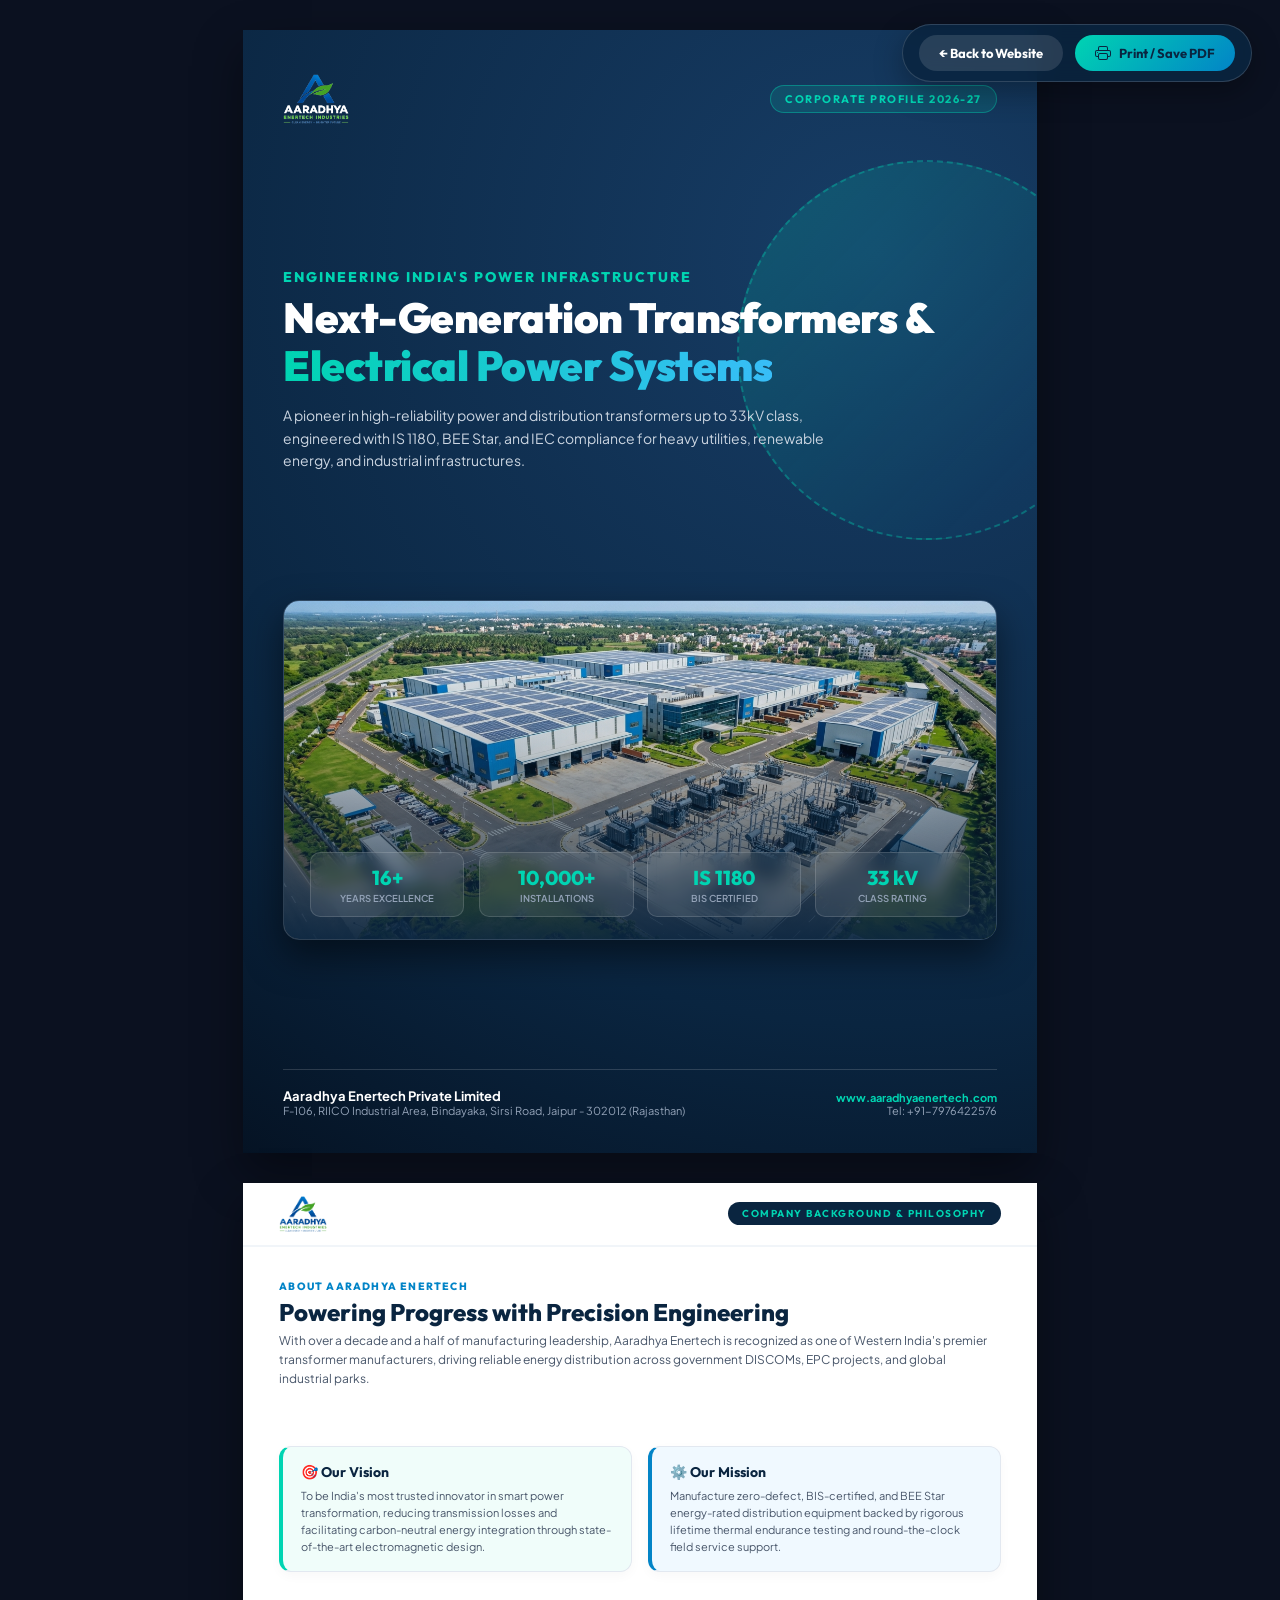
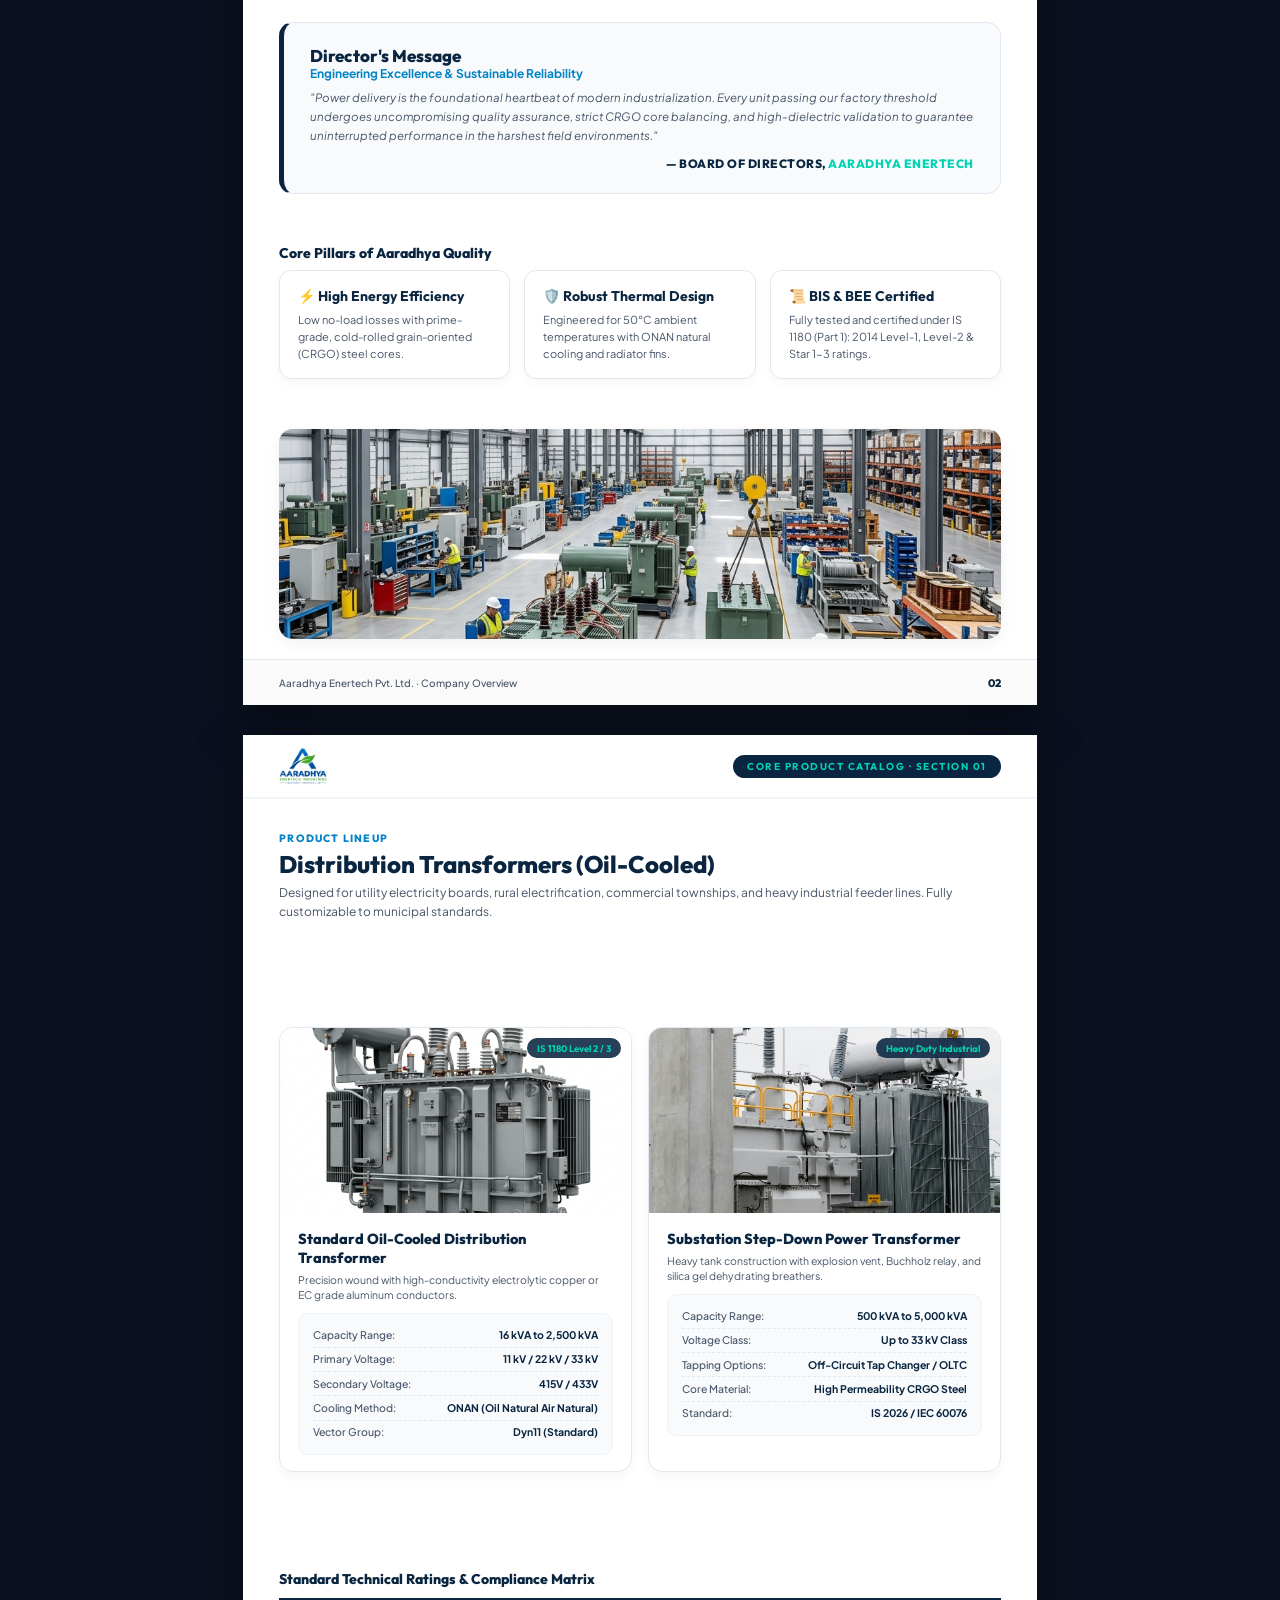
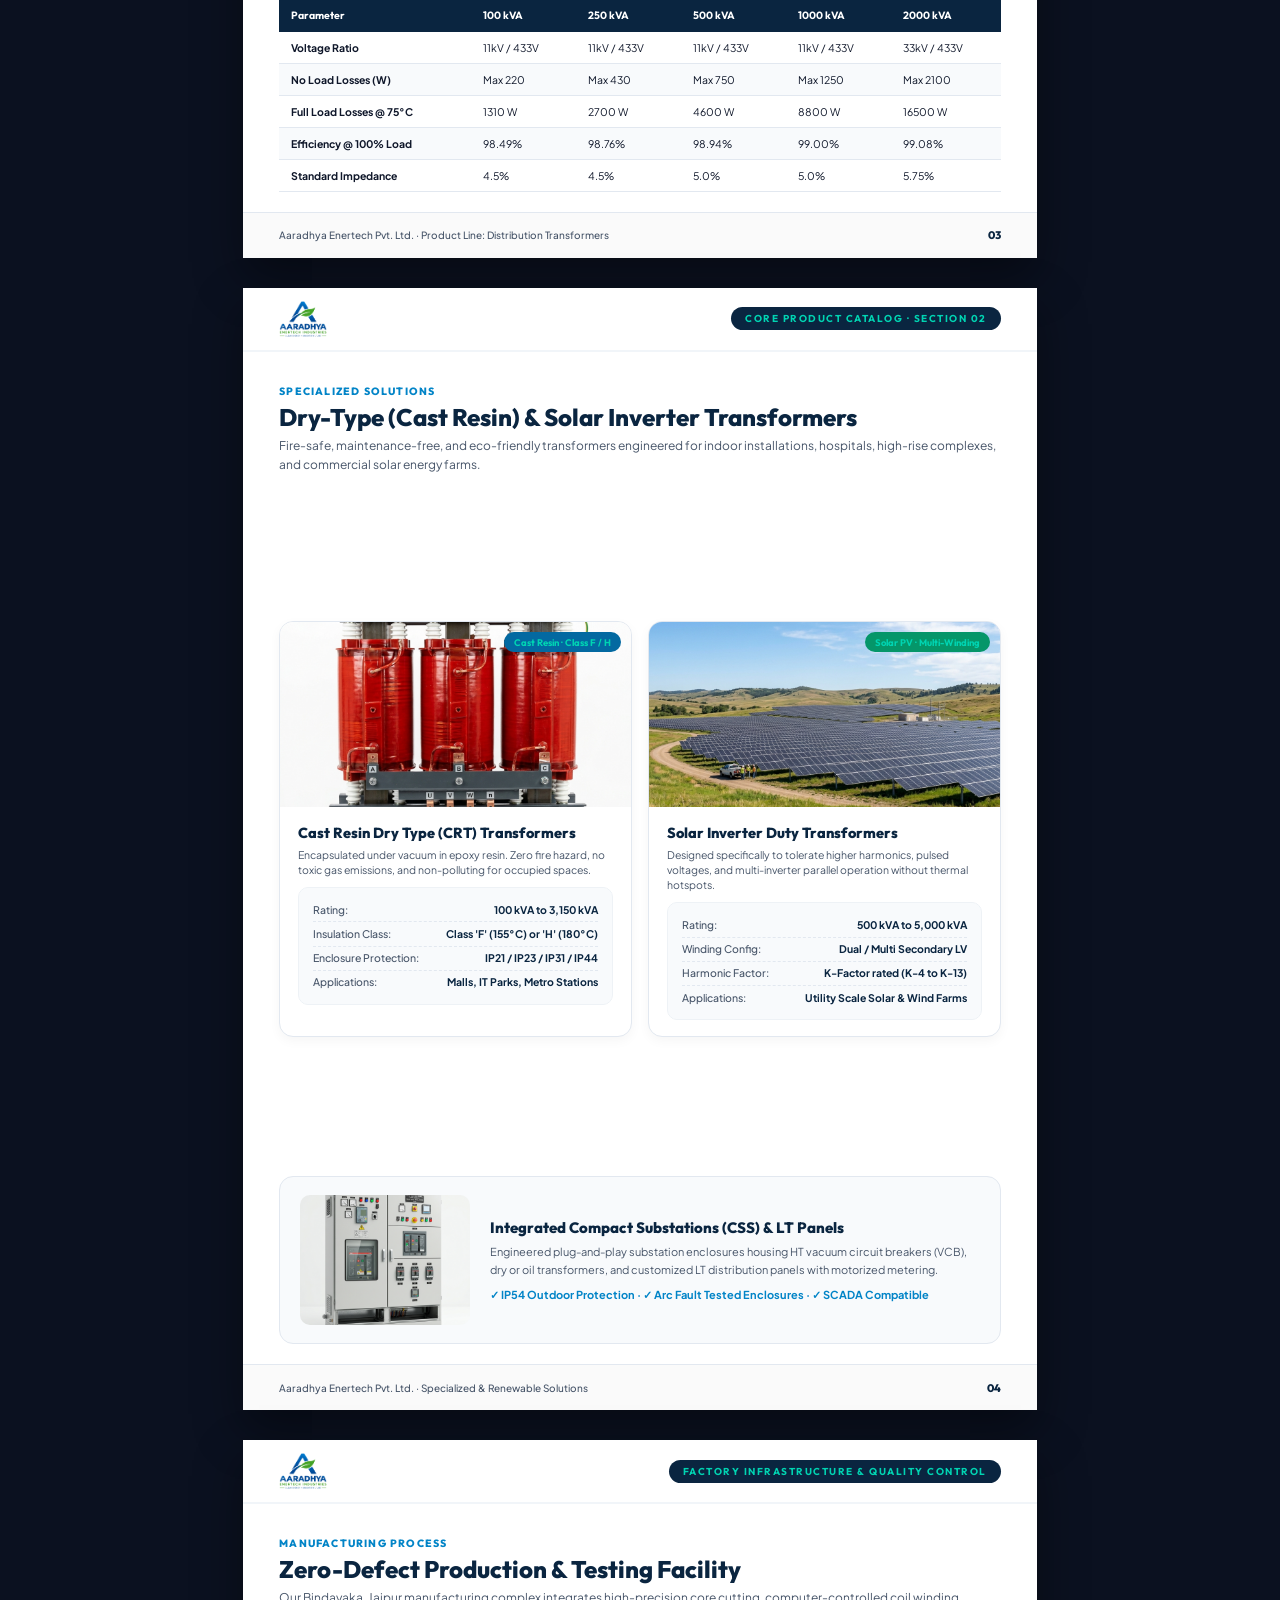
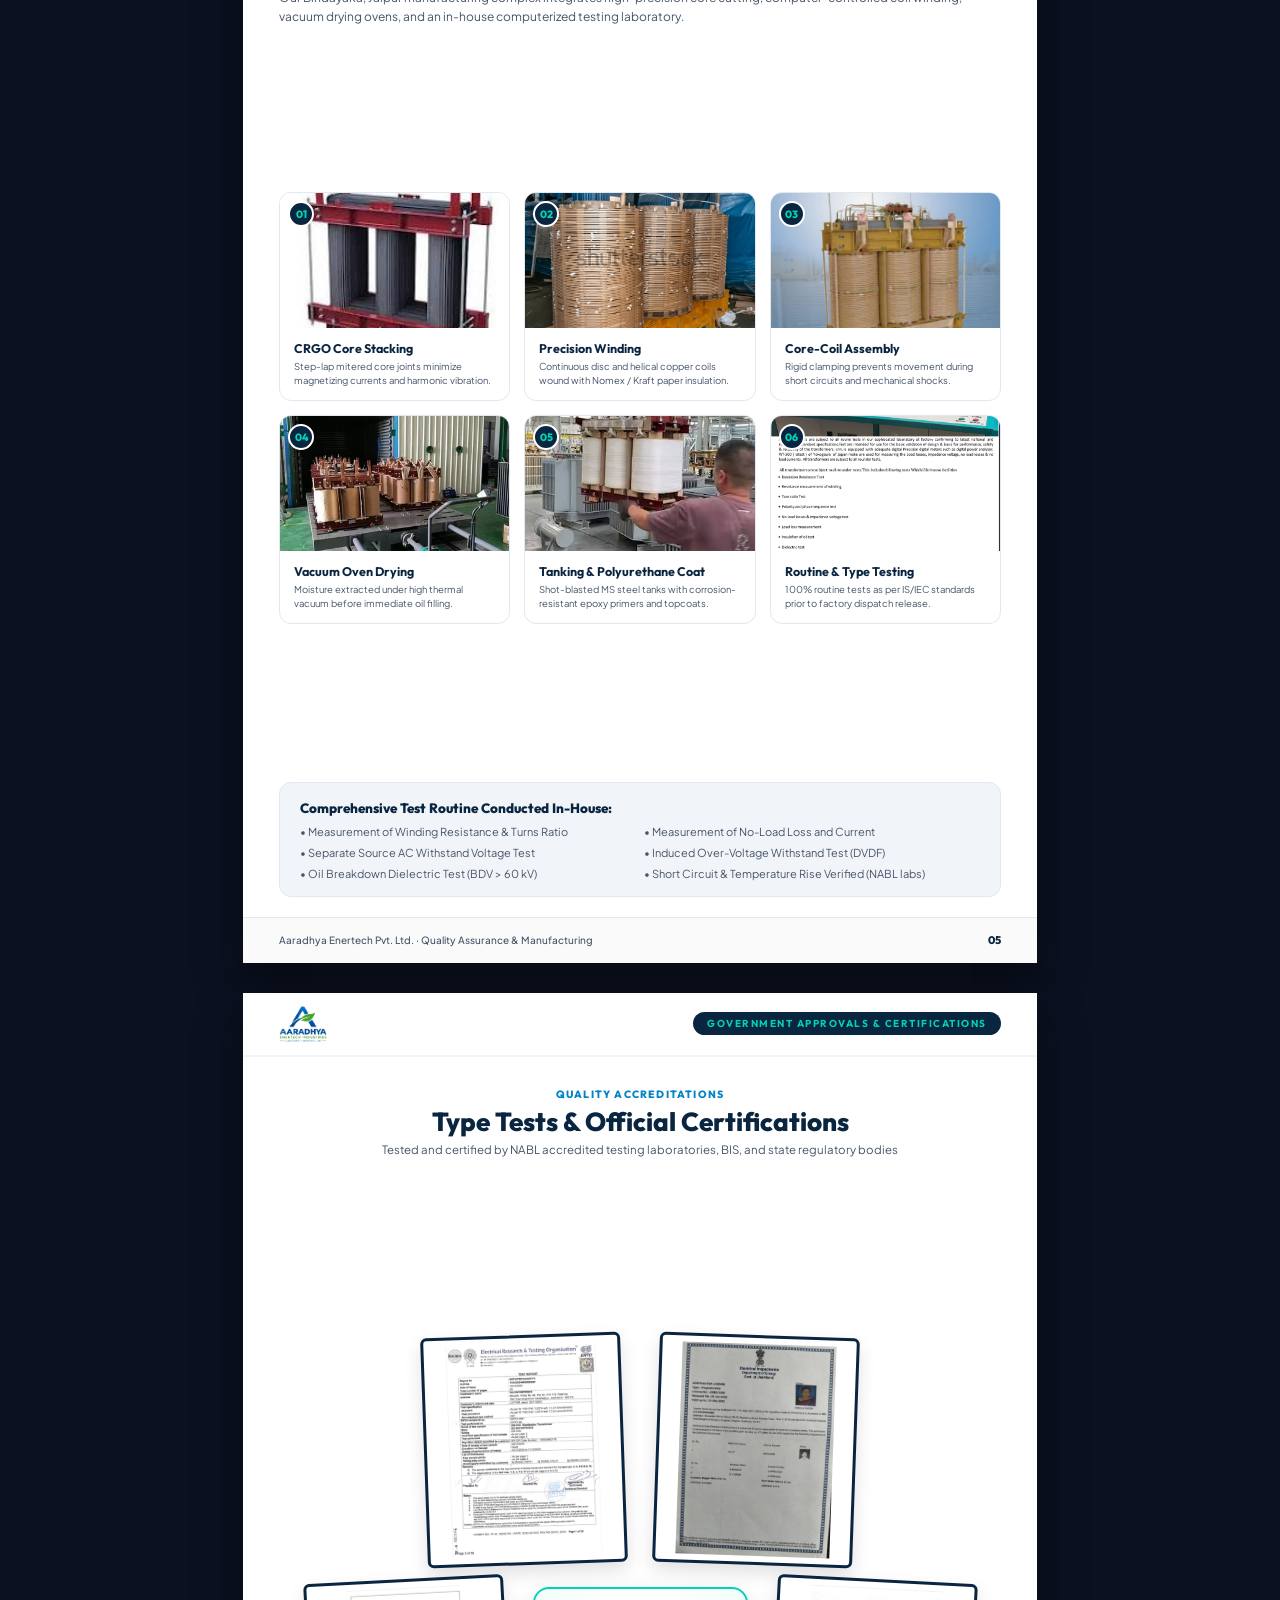
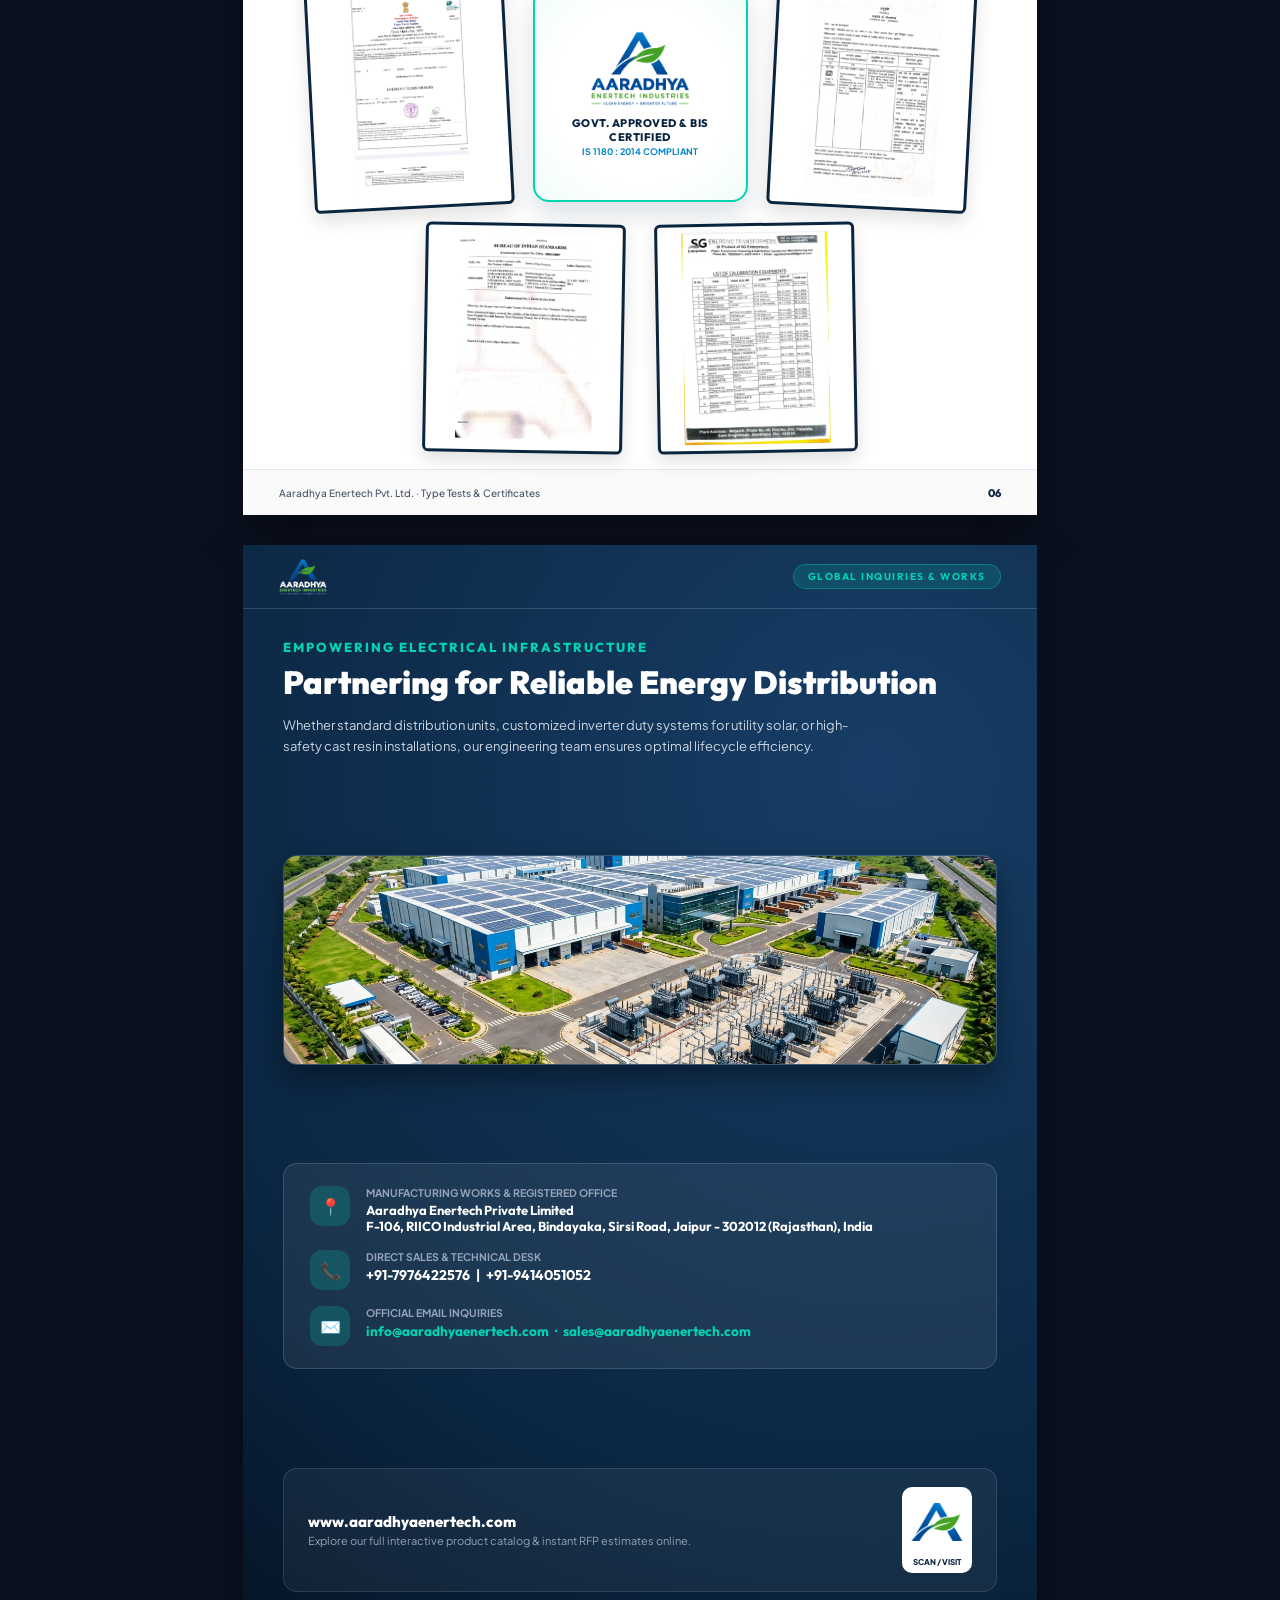
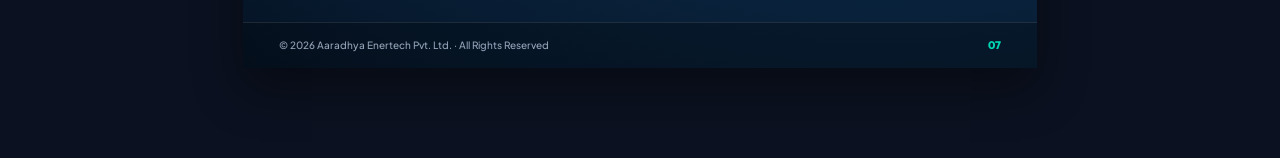
<file: aaradhya_profile.html>
<!DOCTYPE html>
<html lang="en">
<head>
    <meta charset="UTF-8">
    <meta name="viewport" content="width=device-width, initial-scale=1.0">
    <title>Corporate Profile & Brochure - Aaradhya Enertech</title>
    <link rel="icon" type="image/x-icon" href="brand-assets/favicon.ico">
    <link rel="preconnect" href="https://fonts.googleapis.com">
    <link rel="preconnect" href="https://fonts.gstatic.com" crossorigin>
    <link href="https://fonts.googleapis.com/css2?family=Outfit:wght@400;500;600;700;800;900&family=Plus+Jakarta+Sans:wght@300;400;500;600;700&display=swap" rel="stylesheet">
    
    <style>
        :root {
            --primary: #0A2540;
            --primary-light: #12375C;
            --accent: #00D4B2;
            --accent-glow: rgba(0, 212, 178, 0.15);
            --gold: #FFB703;
            --text-dark: #0F172A;
            --text-muted: #475569;
            --text-light: #94A3B8;
            --bg-light: #F8FAFC;
            --card-border: #E2E8F0;
        }

        * {
            box-sizing: border-box;
            margin: 0;
            padding: 0;
            -webkit-print-color-adjust: exact !important;
            print-color-adjust: exact !important;
        }

        body {
            background: #0b1120;
            font-family: 'Plus Jakarta Sans', sans-serif;
            color: var(--text-dark);
            padding: 30px 0 60px 0;
        }

        /* --- A4 Page Container (210mm x 297mm) --- */
        .page {
            width: 210mm;
            height: 297mm;
            max-height: 297mm;
            background: #ffffff;
            margin: 0 auto 30px auto;
            position: relative;
            overflow: hidden;
            box-shadow: 0 20px 45px rgba(0, 0, 0, 0.4);
            page-break-after: always;
            page-break-inside: avoid;
            display: flex;
            flex-direction: column;
        }

        @media print {
            body {
                background: transparent;
                padding: 0;
            }
            .page {
                margin: 0;
                box-shadow: none;
                width: 210mm;
                height: 297mm;
                page-break-after: always;
            }
            .floating-nav {
                display: none !important;
            }
        }

        /* --- Floating Action Bar --- */
        .floating-nav {
            position: fixed;
            top: 24px;
            right: 28px;
            z-index: 9999;
            display: flex;
            gap: 12px;
            background: rgba(10, 37, 64, 0.88);
            backdrop-filter: blur(12px);
            padding: 10px 16px;
            border-radius: 50px;
            border: 1px solid rgba(255, 255, 255, 0.15);
            box-shadow: 0 10px 30px rgba(0,0,0,0.3);
        }

        .btn-action {
            display: inline-flex;
            align-items: center;
            gap: 8px;
            padding: 10px 20px;
            border-radius: 30px;
            font-family: 'Outfit', sans-serif;
            font-size: 13px;
            font-weight: 700;
            text-decoration: none;
            cursor: pointer;
            border: none;
            transition: all 0.2s ease;
        }

        .btn-print {
            background: linear-gradient(135deg, #00D4B2 0%, #0284c7 100%);
            color: #0A2540;
        }

        .btn-print:hover {
            transform: translateY(-1px);
            box-shadow: 0 4px 15px rgba(0, 212, 178, 0.4);
        }

        .btn-back {
            background: rgba(255, 255, 255, 0.12);
            color: #ffffff;
        }

        .btn-back:hover {
            background: rgba(255, 255, 255, 0.2);
        }

        /* --- Universal Page Header & Footer --- */
        .page-header {
            height: 64px;
            padding: 16px 36px;
            display: flex;
            justify-content: space-between;
            align-items: center;
            border-bottom: 2px solid #F1F5F9;
            flex-shrink: 0;
        }

        .header-logo {
            height: 36px;
            object-fit: contain;
        }

        .header-tag {
            font-family: 'Outfit', sans-serif;
            font-size: 10px;
            letter-spacing: 1.5px;
            text-transform: uppercase;
            font-weight: 700;
            color: var(--accent);
            background: #0A2540;
            padding: 5px 14px;
            border-radius: 20px;
        }

        .page-footer {
            height: 46px;
            margin-top: auto;
            padding: 0 36px;
            display: flex;
            justify-content: space-between;
            align-items: center;
            border-top: 1px solid #E2E8F0;
            background: #FAFAFA;
            font-size: 10px;
            color: var(--text-muted);
            font-weight: 500;
            flex-shrink: 0;
        }

        .page-footer .page-number {
            font-family: 'Outfit', sans-serif;
            font-weight: 800;
            color: var(--primary);
            font-size: 11px;
        }

        .page-body {
            padding: 26px 36px 20px 36px;
            flex: 1;
            display: flex;
            flex-direction: column;
            justify-content: space-between;
        }

        /* --- PAGE 1: COVER PAGE --- */
        .page-cover {
            background: radial-gradient(circle at 80% 20%, #173d66 0%, #0A2540 70%, #051324 100%);
            color: white;
            padding: 44px 40px 36px 40px;
            display: flex;
            flex-direction: column;
            justify-content: space-between;
            position: relative;
        }

        .cover-geometric {
            position: absolute;
            right: -80px;
            top: 130px;
            width: 380px;
            height: 380px;
            border-radius: 50%;
            background: linear-gradient(135deg, rgba(0, 212, 178, 0.2) 0%, rgba(2, 132, 199, 0.05) 80%);
            border: 2px dashed rgba(0, 212, 178, 0.35);
            pointer-events: none;
        }

        .cover-top-brand {
            display: flex;
            justify-content: space-between;
            align-items: center;
            z-index: 2;
        }

        .cover-brand-pill {
            background: rgba(0, 212, 178, 0.15);
            border: 1px solid rgba(0, 212, 178, 0.4);
            padding: 6px 14px;
            border-radius: 30px;
            color: var(--accent);
            font-family: 'Outfit', sans-serif;
            font-size: 11px;
            font-weight: 700;
            letter-spacing: 1.5px;
            text-transform: uppercase;
        }

        .cover-hero-content {
            z-index: 2;
            margin-top: 15px;
        }

        .cover-hero-title {
            font-family: 'Outfit', sans-serif;
            font-size: 42px;
            line-height: 1.15;
            font-weight: 900;
            letter-spacing: -0.5px;
            margin-bottom: 14px;
        }

        .cover-hero-title span {
            background: linear-gradient(90deg, #00D4B2 0%, #38bdf8 100%);
            -webkit-background-clip: text;
            -webkit-text-fill-color: transparent;
        }

        .cover-subtitle {
            font-size: 14px;
            line-height: 1.6;
            color: #CBD5E1;
            max-width: 560px;
        }

        .cover-visual-banner {
            width: 100%;
            height: 340px;
            border-radius: 16px;
            overflow: hidden;
            position: relative;
            box-shadow: 0 16px 36px rgba(0,0,0,0.5);
            border: 1px solid rgba(255,255,255,0.15);
            z-index: 2;
        }

        .cover-visual-banner img {
            width: 100%;
            height: 100%;
            object-fit: cover;
        }

        .cover-banner-overlay {
            position: absolute;
            inset: 0;
            background: linear-gradient(0deg, rgba(10,37,64,0.95) 0%, rgba(10,37,64,0.2) 60%, transparent 100%);
            display: flex;
            align-items: flex-end;
            padding: 22px 26px;
        }

        .cover-badges-grid {
            display: grid;
            grid-template-columns: repeat(4, 1fr);
            gap: 14px;
            width: 100%;
        }

        .cover-badge-card {
            background: rgba(255, 255, 255, 0.08);
            border: 1px solid rgba(255, 255, 255, 0.14);
            padding: 12px 14px;
            border-radius: 10px;
            backdrop-filter: blur(8px);
            text-align: center;
        }

        .cover-badge-num {
            font-family: 'Outfit', sans-serif;
            font-size: 20px;
            font-weight: 800;
            color: var(--accent);
        }

        .cover-badge-lbl {
            font-size: 9.5px;
            color: #94A3B8;
            font-weight: 600;
            text-transform: uppercase;
            margin-top: 2px;
        }

        .cover-bottom-bar {
            display: flex;
            justify-content: space-between;
            align-items: flex-end;
            padding-top: 18px;
            border-top: 1px solid rgba(255, 255, 255, 0.15);
            z-index: 2;
            font-size: 11px;
            color: #94A3B8;
        }

        /* --- SECTION HEADERS --- */
        .section-header {
            margin-bottom: 8px;
        }

        .section-tag {
            font-family: 'Outfit', sans-serif;
            font-size: 10.5px;
            font-weight: 800;
            color: #0284c7;
            text-transform: uppercase;
            letter-spacing: 1.2px;
            display: inline-block;
            margin-bottom: 4px;
        }

        .section-title {
            font-family: 'Outfit', sans-serif;
            font-size: 24px;
            font-weight: 800;
            color: var(--primary);
            line-height: 1.25;
        }

        .section-intro {
            font-size: 12px;
            line-height: 1.6;
            color: var(--text-muted);
            margin-top: 4px;
        }

        /* --- CARDS & GRID LAYOUTS --- */
        .grid-2 {
            display: grid;
            grid-template-columns: 1fr 1fr;
            gap: 16px;
        }

        .grid-3 {
            display: grid;
            grid-template-columns: repeat(3, 1fr);
            gap: 14px;
        }

        .grid-4 {
            display: grid;
            grid-template-columns: repeat(4, 1fr);
            gap: 12px;
        }

        .feature-card {
            background: #FFFFFF;
            border: 1px solid var(--card-border);
            border-radius: 12px;
            padding: 16px 18px;
            box-shadow: 0 4px 12px rgba(0,0,0,0.03);
            position: relative;
        }

        .feature-card.highlight {
            border-left: 4px solid var(--accent);
            background: #F0FDFA;
        }

        .feature-title {
            font-family: 'Outfit', sans-serif;
            font-size: 14px;
            font-weight: 700;
            color: var(--primary);
            margin-bottom: 6px;
        }

        .feature-desc {
            font-size: 11px;
            color: var(--text-muted);
            line-height: 1.55;
        }

        /* --- PRODUCT SHOWCASE STYLES (PAGE 3 & 4) --- */
        .product-card {
            border: 1px solid var(--card-border);
            border-radius: 14px;
            overflow: hidden;
            background: white;
            box-shadow: 0 4px 12px rgba(0,0,0,0.04);
            display: flex;
            flex-direction: column;
        }

        .product-img-box {
            height: 185px;
            background: #f1f5f9;
            position: relative;
            overflow: hidden;
        }

        .product-img-box img {
            width: 100%;
            height: 100%;
            object-fit: cover;
        }

        .product-tag-pill {
            position: absolute;
            top: 10px;
            right: 10px;
            background: rgba(10, 37, 64, 0.88);
            color: #00D4B2;
            font-family: 'Outfit', sans-serif;
            font-size: 9.5px;
            font-weight: 700;
            padding: 4px 10px;
            border-radius: 12px;
        }

        .product-body {
            padding: 16px 18px;
            flex: 1;
            display: flex;
            flex-direction: column;
        }

        .product-name {
            font-family: 'Outfit', sans-serif;
            font-size: 14.5px;
            font-weight: 800;
            color: var(--primary);
            margin-bottom: 5px;
        }

        .product-specs {
            margin-top: 10px;
            background: #F8FAFC;
            border-radius: 10px;
            padding: 10px 14px;
            font-size: 10.5px;
            line-height: 1.55;
            color: var(--text-dark);
            border: 1px solid #EEF2F6;
        }

        .product-specs div {
            display: flex;
            justify-content: space-between;
            padding: 3.5px 0;
            border-bottom: 1px dashed #E2E8F0;
        }

        .product-specs div:last-child {
            border-bottom: none;
        }

        .product-specs span:first-child {
            color: var(--text-muted);
            font-weight: 500;
        }

        .product-specs span:last-child {
            font-weight: 700;
            color: var(--primary);
        }

        /* --- PROCESS TIMELINE (PAGE 5) --- */
        .process-step-card {
            background: white;
            border: 1px solid var(--card-border);
            border-radius: 12px;
            overflow: hidden;
            display: flex;
            flex-direction: column;
        }

        .process-img-box {
            height: 135px;
            overflow: hidden;
            position: relative;
        }

        .process-img-box img {
            width: 100%;
            height: 100%;
            object-fit: cover;
        }

        .step-number {
            position: absolute;
            top: 8px;
            left: 8px;
            background: var(--primary);
            color: var(--accent);
            font-family: 'Outfit', sans-serif;
            font-size: 10.5px;
            font-weight: 800;
            width: 26px;
            height: 26px;
            border-radius: 50%;
            display: flex;
            align-items: center;
            justify-content: center;
            border: 2px solid white;
        }

        .process-info {
            padding: 12px 14px;
        }

        .process-title {
            font-family: 'Outfit', sans-serif;
            font-size: 12.5px;
            font-weight: 700;
            color: var(--primary);
            margin-bottom: 4px;
        }

        .process-desc {
            font-size: 9.5px;
            color: var(--text-muted);
            line-height: 1.45;
        }

        /* --- CONTACT & BACK COVER (PAGE 6) --- */
        .back-cover-header {
            background: #0A2540;
            color: white;
            border-radius: 16px;
            padding: 26px 30px;
        }

        .back-contact-card {
            background: #F8FAFC;
            border: 1px solid var(--card-border);
            border-radius: 16px;
            padding: 22px 24px;
        }

        .contact-item {
            display: flex;
            gap: 16px;
            align-items: flex-start;
            margin-bottom: 16px;
        }

        .contact-item:last-child {
            margin-bottom: 0;
        }

        .contact-icon-bubble {
            width: 40px;
            height: 40px;
            border-radius: 12px;
            background: rgba(0, 212, 178, 0.15);
            color: #0284c7;
            display: flex;
            align-items: center;
            justify-content: center;
            font-size: 17px;
            font-weight: bold;
            flex-shrink: 0;
        }

        .contact-label {
            font-size: 10.5px;
            text-transform: uppercase;
            font-weight: 700;
            color: var(--text-muted);
            margin-bottom: 3px;
        }

        .contact-value {
            font-family: 'Outfit', sans-serif;
            font-size: 13.5px;
            font-weight: 700;
            color: var(--primary);
        }

        .qr-section {
            background: linear-gradient(135deg, #0A2540 0%, #1e3a8a 100%);
            border-radius: 16px;
            padding: 24px 28px;
            color: white;
            display: flex;
            align-items: center;
            justify-content: space-between;
        }

        .table-custom {
            width: 100%;
            border-collapse: collapse;
            font-size: 10.5px;
            margin-top: 10px;
        }

        .table-custom th {
            background: #0A2540;
            color: white;
            font-family: 'Outfit', sans-serif;
            font-weight: 700;
            padding: 10px 12px;
            text-align: left;
        }

        .table-custom td {
            padding: 9px 12px;
            border-bottom: 1px solid #E2E8F0;
            color: var(--text-dark);
        }

        .table-custom tr:nth-child(even) td {
            background: #F8FAFC;
        }
    </style>
</head>
<body>

    <!-- Floating Navigation / Print Helper -->
    <div class="floating-nav no-print">
        <a href="index.html" class="btn-action btn-back">← Back to Website</a>
        <button onclick="window.print()" class="btn-action btn-print">
            <svg width="16" height="16" fill="currentColor" viewBox="0 0 16 16"><path d="M2.5 8a.5.5 0 1 0 0-1 .5.5 0 0 0 0 1z"/><path d="M5 1a2 2 0 0 0-2 2v2H2a2 2 0 0 0-2 2v3a2 2 0 0 0 2 2h1v1a2 2 0 0 0 2 2h6a2 2 0 0 0 2-2v-1h1a2 2 0 0 0 2-2V7a2 2 0 0 0-2-2h-1V3a2 2 0 0 0-2-2H5zM4 3a1 1 0 0 1 1-1h6a1 1 0 0 1 1 1v2H4V3zm1 5a2 2 0 0 0-2 2v1H2a1 1 0 0 1-1-1V7a1 1 0 0 1 1-1h12a1 1 0 0 1 1 1v3a1 1 0 0 1-1 1h-1v-1a2 2 0 0 0-2-2H5zm7 2v3a1 1 0 0 1-1 1H5a1 1 0 0 1-1-1v-3a1 1 0 0 1 1-1h6a1 1 0 0 1 1 1z"/></svg>
            Print / Save PDF
        </button>
    </div>

    <!-- ==========================================
         PAGE 1: COVER PAGE
    =========================================== -->
    <div class="page page-cover">
        <div class="cover-geometric"></div>

        <div class="cover-top-brand">
            <img src="brand-assets/logo-full-dark.png" alt="Aaradhya Enertech Logo" style="height: 50px;">
            <div class="cover-brand-pill">Corporate Profile 2026-27</div>
        </div>

        <div class="cover-hero-content">
            <div style="color: var(--accent); font-family: 'Outfit', sans-serif; font-size: 14px; font-weight: 800; letter-spacing: 2px; text-transform: uppercase; margin-bottom: 8px;">
                Engineering India's Power Infrastructure
            </div>
            <h1 class="cover-hero-title">
                Next-Generation Transformers &amp; <span>Electrical Power Systems</span>
            </h1>
            <p class="cover-subtitle">
                A pioneer in high-reliability power and distribution transformers up to 33kV class, engineered with IS 1180, BEE Star, and IEC compliance for heavy utilities, renewable energy, and industrial infrastructures.
            </p>
        </div>

        <div class="cover-visual-banner">
            <img src="images/factory-plant.jpg" alt="Aaradhya Enertech Manufacturing Facility">
            <div class="cover-banner-overlay">
                <div class="cover-badges-grid">
                    <div class="cover-badge-card">
                        <div class="cover-badge-num">16+</div>
                        <div class="cover-badge-lbl">Years Excellence</div>
                    </div>
                    <div class="cover-badge-card">
                        <div class="cover-badge-num">10,000+</div>
                        <div class="cover-badge-lbl">Installations</div>
                    </div>
                    <div class="cover-badge-card">
                        <div class="cover-badge-num">IS 1180</div>
                        <div class="cover-badge-lbl">BIS Certified</div>
                    </div>
                    <div class="cover-badge-card">
                        <div class="cover-badge-num">33 kV</div>
                        <div class="cover-badge-lbl">Class Rating</div>
                    </div>
                </div>
            </div>
        </div>

        <div class="cover-bottom-bar">
            <div>
                <strong style="color: white; display: block; font-size: 13px;">Aaradhya Enertech Private Limited</strong>
                F-106, RIICO Industrial Area, Bindayaka, Sirsi Road, Jaipur - 302012 (Rajasthan)
            </div>
            <div style="text-align: right;">
                <span style="color: var(--accent); font-weight: 700;">www.aaradhyaenertech.com</span><br>
                Tel: +91-7976422576
            </div>
        </div>
    </div>


    <!-- ==========================================
         PAGE 2: ABOUT US & LEADERSHIP VISION
    =========================================== -->
    <div class="page">
        <div class="page-header">
            <img src="brand-assets/logo-full-light.png" alt="Aaradhya Logo" class="header-logo">
            <div class="header-tag">Company Background &amp; Philosophy</div>
        </div>

        <div class="page-body">
            <div class="section-header">
                <span class="section-tag">About Aaradhya Enertech</span>
                <h2 class="section-title">Powering Progress with Precision Engineering</h2>
                <p class="section-intro">
                    With over a decade and a half of manufacturing leadership, Aaradhya Enertech is recognized as one of Western India's premier transformer manufacturers, driving reliable energy distribution across government DISCOMs, EPC projects, and global industrial parks.
                </p>
            </div>

            <div class="grid-2">
                <div class="feature-card highlight">
                    <div class="feature-title">🎯 Our Vision</div>
                    <p class="feature-desc">
                        To be India's most trusted innovator in smart power transformation, reducing transmission losses and facilitating carbon-neutral energy integration through state-of-the-art electromagnetic design.
                    </p>
                </div>
                <div class="feature-card highlight" style="border-left-color: #0284c7; background: #F0F9FF;">
                    <div class="feature-title">⚙️ Our Mission</div>
                    <p class="feature-desc">
                        Manufacture zero-defect, BIS-certified, and BEE Star energy-rated distribution equipment backed by rigorous lifetime thermal endurance testing and round-the-clock field service support.
                    </p>
                </div>
            </div>

            <!-- Leadership & Plant Showcase -->
            <div style="background: #F8FAFC; border: 1px solid var(--card-border); border-radius: 14px; padding: 22px 26px; border-left: 5px solid var(--primary); position: relative;">
                <div style="font-family: 'Outfit', sans-serif; font-size: 17px; font-weight: 800; color: var(--primary);">
                    Director's Message
                </div>
                <div style="font-size: 12px; color: #0284c7; font-weight: 700; margin-bottom: 8px;">
                    Engineering Excellence &amp; Sustainable Reliability
                </div>
                <p style="font-size: 11.5px; color: var(--text-muted); line-height: 1.65; margin: 0; font-style: italic;">
                    "Power delivery is the foundational heartbeat of modern industrialization. Every unit passing our factory threshold undergoes uncompromising quality assurance, strict CRGO core balancing, and high-dielectric validation to guarantee uninterrupted performance in the harshest field environments."
                </p>
                <div style="display: flex; justify-content: flex-end; margin-top: 10px;">
                    <div style="font-family: 'Outfit', sans-serif; font-size: 12px; font-weight: 800; color: var(--primary); text-transform: uppercase; letter-spacing: 0.5px;">
                        — Board of Directors, <span style="color: var(--accent);">Aaradhya Enertech</span>
                    </div>
                </div>
            </div>

            <!-- Core Value Pillars -->
            <div>
                <div style="font-family: 'Outfit', sans-serif; font-size: 14px; font-weight: 800; color: var(--primary); margin-bottom: 8px;">
                    Core Pillars of Aaradhya Quality
                </div>
                <div class="grid-3">
                    <div class="feature-card">
                        <div class="feature-title">⚡ High Energy Efficiency</div>
                        <div class="feature-desc">Low no-load losses with prime-grade, cold-rolled grain-oriented (CRGO) steel cores.</div>
                    </div>
                    <div class="feature-card">
                        <div class="feature-title">🛡️ Robust Thermal Design</div>
                        <div class="feature-desc">Engineered for 50°C ambient temperatures with ONAN natural cooling and radiator fins.</div>
                    </div>
                    <div class="feature-card">
                        <div class="feature-title">📜 BIS &amp; BEE Certified</div>
                        <div class="feature-desc">Fully tested and certified under IS 1180 (Part 1): 2014 Level-1, Level-2 &amp; Star 1-3 ratings.</div>
                    </div>
                </div>
            </div>

            <div style="border-radius: 14px; overflow: hidden; height: 210px; box-shadow: 0 4px 14px rgba(0,0,0,0.06);">
                <img src="images/manufacturing.png" alt="Manufacturing bay" style="width: 100%; height: 100%; object-fit: cover;">
            </div>
        </div>

        <div class="page-footer">
            <span>Aaradhya Enertech Pvt. Ltd. · Company Overview</span>
            <span class="page-number">02</span>
        </div>
    </div>


    <!-- ==========================================
         PAGE 3: DISTRIBUTION TRANSFORMERS
    =========================================== -->
    <div class="page">
        <div class="page-header">
            <img src="brand-assets/logo-full-light.png" alt="Aaradhya Logo" class="header-logo">
            <div class="header-tag">Core Product Catalog · Section 01</div>
        </div>

        <div class="page-body">
            <div class="section-header">
                <span class="section-tag">Product Lineup</span>
                <h2 class="section-title">Distribution Transformers (Oil-Cooled)</h2>
                <p class="section-intro">
                    Designed for utility electricity boards, rural electrification, commercial townships, and heavy industrial feeder lines. Fully customizable to municipal standards.
                </p>
            </div>

            <div class="grid-2">
                <!-- Product 1 -->
                <div class="product-card">
                    <div class="product-img-box">
                        <img src="images/transformer.png" alt="Distribution Transformer">
                        <div class="product-tag-pill">IS 1180 Level 2 / 3</div>
                    </div>
                    <div class="product-body">
                        <div class="product-name">Standard Oil-Cooled Distribution Transformer</div>
                        <p style="font-size: 10.5px; color: var(--text-muted); line-height: 1.45;">
                            Precision wound with high-conductivity electrolytic copper or EC grade aluminum conductors.
                        </p>
                        <div class="product-specs">
                            <div><span>Capacity Range:</span> <span>16 kVA to 2,500 kVA</span></div>
                            <div><span>Primary Voltage:</span> <span>11 kV / 22 kV / 33 kV</span></div>
                            <div><span>Secondary Voltage:</span> <span>415V / 433V</span></div>
                            <div><span>Cooling Method:</span> <span>ONAN (Oil Natural Air Natural)</span></div>
                            <div><span>Vector Group:</span> <span>Dyn11 (Standard)</span></div>
                        </div>
                    </div>
                </div>

                <!-- Product 2 -->
                <div class="product-card">
                    <div class="product-img-box">
                        <img src="images/hero-transformer.jpg" alt="Industrial Transformer">
                        <div class="product-tag-pill">Heavy Duty Industrial</div>
                    </div>
                    <div class="product-body">
                        <div class="product-name">Substation Step-Down Power Transformer</div>
                        <p style="font-size: 10.5px; color: var(--text-muted); line-height: 1.45;">
                            Heavy tank construction with explosion vent, Buchholz relay, and silica gel dehydrating breathers.
                        </p>
                        <div class="product-specs">
                            <div><span>Capacity Range:</span> <span>500 kVA to 5,000 kVA</span></div>
                            <div><span>Voltage Class:</span> <span>Up to 33 kV Class</span></div>
                            <div><span>Tapping Options:</span> <span>Off-Circuit Tap Changer / OLTC</span></div>
                            <div><span>Core Material:</span> <span>High Permeability CRGO Steel</span></div>
                            <div><span>Standard:</span> <span>IS 2026 / IEC 60076</span></div>
                        </div>
                    </div>
                </div>
            </div>

            <!-- Detailed Specifications Table -->
            <div>
                <div style="font-family: 'Outfit', sans-serif; font-size: 14px; font-weight: 800; color: var(--primary); margin-bottom: 6px;">
                    Standard Technical Ratings &amp; Compliance Matrix
                </div>
                <table class="table-custom">
                    <thead>
                        <tr>
                            <th>Parameter</th>
                            <th>100 kVA</th>
                            <th>250 kVA</th>
                            <th>500 kVA</th>
                            <th>1000 kVA</th>
                            <th>2000 kVA</th>
                        </tr>
                    </thead>
                    <tbody>
                        <tr>
                            <td><strong>Voltage Ratio</strong></td>
                            <td>11kV / 433V</td>
                            <td>11kV / 433V</td>
                            <td>11kV / 433V</td>
                            <td>11kV / 433V</td>
                            <td>33kV / 433V</td>
                        </tr>
                        <tr>
                            <td><strong>No Load Losses (W)</strong></td>
                            <td>Max 220</td>
                            <td>Max 430</td>
                            <td>Max 750</td>
                            <td>Max 1250</td>
                            <td>Max 2100</td>
                        </tr>
                        <tr>
                            <td><strong>Full Load Losses @ 75°C</strong></td>
                            <td>1310 W</td>
                            <td>2700 W</td>
                            <td>4600 W</td>
                            <td>8800 W</td>
                            <td>16500 W</td>
                        </tr>
                        <tr>
                            <td><strong>Efficiency @ 100% Load</strong></td>
                            <td>98.49%</td>
                            <td>98.76%</td>
                            <td>98.94%</td>
                            <td>99.00%</td>
                            <td>99.08%</td>
                        </tr>
                        <tr>
                            <td><strong>Standard Impedance</strong></td>
                            <td>4.5%</td>
                            <td>4.5%</td>
                            <td>5.0%</td>
                            <td>5.0%</td>
                            <td>5.75%</td>
                        </tr>
                    </tbody>
                </table>
            </div>
        </div>

        <div class="page-footer">
            <span>Aaradhya Enertech Pvt. Ltd. · Product Line: Distribution Transformers</span>
            <span class="page-number">03</span>
        </div>
    </div>


    <!-- ==========================================
         PAGE 4: SPECIALIZED & DRY-TYPE TRANSFORMERS
    =========================================== -->
    <div class="page">
        <div class="page-header">
            <img src="brand-assets/logo-full-light.png" alt="Aaradhya Logo" class="header-logo">
            <div class="header-tag">Core Product Catalog · Section 02</div>
        </div>

        <div class="page-body">
            <div class="section-header">
                <span class="section-tag">Specialized Solutions</span>
                <h2 class="section-title">Dry-Type (Cast Resin) &amp; Solar Inverter Transformers</h2>
                <p class="section-intro">
                    Fire-safe, maintenance-free, and eco-friendly transformers engineered for indoor installations, hospitals, high-rise complexes, and commercial solar energy farms.
                </p>
            </div>

            <div class="grid-2">
                <!-- Cast Resin Transformer -->
                <div class="product-card">
                    <div class="product-img-box">
                        <img src="images/cast_resin.png" alt="Cast Resin Dry Type Transformer">
                        <div class="product-tag-pill" style="background: #0369a1;">Cast Resin · Class F / H</div>
                    </div>
                    <div class="product-body">
                        <div class="product-name">Cast Resin Dry Type (CRT) Transformers</div>
                        <p style="font-size: 10.5px; color: var(--text-muted); line-height: 1.45;">
                            Encapsulated under vacuum in epoxy resin. Zero fire hazard, no toxic gas emissions, and non-polluting for occupied spaces.
                        </p>
                        <div class="product-specs">
                            <div><span>Rating:</span> <span>100 kVA to 3,150 kVA</span></div>
                            <div><span>Insulation Class:</span> <span>Class 'F' (155°C) or 'H' (180°C)</span></div>
                            <div><span>Enclosure Protection:</span> <span>IP21 / IP23 / IP31 / IP44</span></div>
                            <div><span>Applications:</span> <span>Malls, IT Parks, Metro Stations</span></div>
                        </div>
                    </div>
                </div>

                <!-- Solar & Renewable Inverter Duty -->
                <div class="product-card">
                    <div class="product-img-box">
                        <img src="images/solar_panel.png" alt="Solar Inverter Duty Transformer">
                        <div class="product-tag-pill" style="background: #059669;">Solar PV · Multi-Winding</div>
                    </div>
                    <div class="product-body">
                        <div class="product-name">Solar Inverter Duty Transformers</div>
                        <p style="font-size: 10.5px; color: var(--text-muted); line-height: 1.45;">
                            Designed specifically to tolerate higher harmonics, pulsed voltages, and multi-inverter parallel operation without thermal hotspots.
                        </p>
                        <div class="product-specs">
                            <div><span>Rating:</span> <span>500 kVA to 5,000 kVA</span></div>
                            <div><span>Winding Config:</span> <span>Dual / Multi Secondary LV</span></div>
                            <div><span>Harmonic Factor:</span> <span>K-Factor rated (K-4 to K-13)</span></div>
                            <div><span>Applications:</span> <span>Utility Scale Solar &amp; Wind Farms</span></div>
                        </div>
                    </div>
                </div>
            </div>

            <!-- Compact Substation / Switchgear Systems -->
            <div style="background: #F8FAFC; border: 1px solid var(--card-border); border-radius: 14px; padding: 18px 20px; display: flex; gap: 20px; align-items: center;">
                <div style="width: 170px; height: 130px; border-radius: 10px; overflow: hidden; flex-shrink: 0;">
                    <img src="images/panel.png" alt="LT Switchgear & Panels" style="width: 100%; height: 100%; object-fit: cover;">
                </div>
                <div>
                    <div style="font-family: 'Outfit', sans-serif; font-size: 15px; font-weight: 800; color: var(--primary);">
                        Integrated Compact Substations (CSS) &amp; LT Panels
                    </div>
                    <p style="font-size: 11px; color: var(--text-muted); line-height: 1.6; margin: 6px 0 10px 0;">
                        Engineered plug-and-play substation enclosures housing HT vacuum circuit breakers (VCB), dry or oil transformers, and customized LT distribution panels with motorized metering.
                    </p>
                    <div style="font-size: 11px; font-weight: 700; color: #0284c7;">
                        ✓ IP54 Outdoor Protection · ✓ Arc Fault Tested Enclosures · ✓ SCADA Compatible
                    </div>
                </div>
            </div>
        </div>

        <div class="page-footer">
            <span>Aaradhya Enertech Pvt. Ltd. · Specialized &amp; Renewable Solutions</span>
            <span class="page-number">04</span>
        </div>
    </div>


    <!-- ==========================================
         PAGE 5: MANUFACTURING & QUALITY TESTING
    =========================================== -->
    <div class="page">
        <div class="page-header">
            <img src="brand-assets/logo-full-light.png" alt="Aaradhya Logo" class="header-logo">
            <div class="header-tag">Factory Infrastructure &amp; Quality Control</div>
        </div>

        <div class="page-body">
            <div class="section-header">
                <span class="section-tag">Manufacturing Process</span>
                <h2 class="section-title">Zero-Defect Production &amp; Testing Facility</h2>
                <p class="section-intro">
                    Our Bindayaka, Jaipur manufacturing complex integrates high-precision core cutting, computer-controlled coil winding, vacuum drying ovens, and an in-house computerized testing laboratory.
                </p>
            </div>

            <!-- 6-Stage Process Flow -->
            <div class="grid-3" style="gap: 14px;">
                <div class="process-step-card">
                    <div class="process-img-box">
                        <img src="images/core_assembly.png" alt="Core Assembly">
                        <div class="step-number">01</div>
                    </div>
                    <div class="process-info">
                        <div class="process-title">CRGO Core Stacking</div>
                        <div class="process-desc">Step-lap mitered core joints minimize magnetizing currents and harmonic vibration.</div>
                    </div>
                </div>

                <div class="process-step-card">
                    <div class="process-img-box">
                        <img src="images/coil_winding.png" alt="Coil Winding">
                        <div class="step-number">02</div>
                    </div>
                    <div class="process-info">
                        <div class="process-title">Precision Winding</div>
                        <div class="process-desc">Continuous disc and helical copper coils wound with Nomex / Kraft paper insulation.</div>
                    </div>
                </div>

                <div class="process-step-card">
                    <div class="process-img-box">
                        <img src="images/core_coil_assembly.png" alt="Assembly">
                        <div class="step-number">03</div>
                    </div>
                    <div class="process-info">
                        <div class="process-title">Core-Coil Assembly</div>
                        <div class="process-desc">Rigid clamping prevents movement during short circuits and mechanical shocks.</div>
                    </div>
                </div>

                <div class="process-step-card">
                    <div class="process-img-box">
                        <img src="images/ovening.png" alt="Vacuum Drying">
                        <div class="step-number">04</div>
                    </div>
                    <div class="process-info">
                        <div class="process-title">Vacuum Oven Drying</div>
                        <div class="process-desc">Moisture extracted under high thermal vacuum before immediate oil filling.</div>
                    </div>
                </div>

                <div class="process-step-card">
                    <div class="process-img-box">
                        <img src="images/tanking.png" alt="Tanking & Painting">
                        <div class="step-number">05</div>
                    </div>
                    <div class="process-info">
                        <div class="process-title">Tanking &amp; Polyurethane Coat</div>
                        <div class="process-desc">Shot-blasted MS steel tanks with corrosion-resistant epoxy primers and topcoats.</div>
                    </div>
                </div>

                <div class="process-step-card">
                    <div class="process-img-box">
                        <img src="images/testing_panel.png" alt="Testing Lab">
                        <div class="step-number">06</div>
                    </div>
                    <div class="process-info">
                        <div class="process-title">Routine &amp; Type Testing</div>
                        <div class="process-desc">100% routine tests as per IS/IEC standards prior to factory dispatch release.</div>
                    </div>
                </div>
            </div>

            <!-- Testing Standard Bar -->
            <div style="background: #F1F5F9; border-radius: 12px; padding: 16px 20px; border: 1px solid #E2E8F0;">
                <div style="font-family: 'Outfit', sans-serif; font-size: 13.5px; font-weight: 800; color: var(--primary); margin-bottom: 8px;">
                    Comprehensive Test Routine Conducted In-House:
                </div>
                <div style="display: grid; grid-template-columns: 1fr 1fr; font-size: 11px; color: var(--text-muted); gap: 8px;">
                    <div>• Measurement of Winding Resistance &amp; Turns Ratio</div>
                    <div>• Measurement of No-Load Loss and Current</div>
                    <div>• Separate Source AC Withstand Voltage Test</div>
                    <div>• Induced Over-Voltage Withstand Test (DVDF)</div>
                    <div>• Oil Breakdown Dielectric Test (BDV &gt; 60 kV)</div>
                    <div>• Short Circuit &amp; Temperature Rise Verified (NABL labs)</div>
                </div>
            </div>
        </div>

        <div class="page-footer">
            <span>Aaradhya Enertech Pvt. Ltd. · Quality Assurance &amp; Manufacturing</span>
            <span class="page-number">05</span>
        </div>
    </div>


    <!-- ==========================================
         PAGE 6: TYPE TESTS & CERTIFICATES (SG_PROFILE_V2 STYLE COLLAGE)
    =========================================== -->
    <div class="page" style="background-color: white;">
        <div class="page-header">
            <img src="brand-assets/logo-full-light.png" alt="Aaradhya Logo" class="header-logo">
            <div class="header-tag">Government Approvals &amp; Certifications</div>
        </div>

        <div class="page-body" style="padding: 24px 30px 16px 30px; display: flex; flex-direction: column; align-items: center; justify-content: space-between;">
            <div style="text-align: center; margin-bottom: 10px;">
                <span class="section-tag">Quality Accreditations</span>
                <h2 style="font-family: 'Outfit', sans-serif; font-size: 26px; font-weight: 800; color: var(--primary); margin: 0;">
                    Type Tests &amp; Official Certifications
                </h2>
                <p style="font-size: 11.5px; color: var(--text-muted); margin-top: 4px;">
                    Tested and certified by NABL accredited testing laboratories, BIS, and state regulatory bodies
                </p>
            </div>

            <!-- Authentic SG_PROFILE_V2 Multi-Certificate Collage Layout -->
            <div style="width: 100%; display: flex; flex-direction: column; gap: 14px; align-items: center; justify-content: center;">
                
                <!-- Top Row: 2 Certificates -->
                <div style="display: flex; justify-content: center; gap: 32px; width: 100%;">
                    <div style="border: 3.5px solid #0A2540; background: white; display: flex; justify-content: center; align-items: center; padding: 6px; box-shadow: 0 8px 18px rgba(0,0,0,0.12); width: 200px; height: 230px; border-radius: 6px; transform: rotate(-2deg);">
                        <img src="images/certificate_1.jpg" alt="ERTO Test Report" style="max-width: 100%; max-height: 100%; object-fit: contain;">
                    </div>
                    <div style="border: 3.5px solid #0A2540; background: white; display: flex; justify-content: center; align-items: center; padding: 6px; box-shadow: 0 8px 18px rgba(0,0,0,0.12); width: 200px; height: 230px; border-radius: 6px; transform: rotate(2deg);">
                        <img src="images/certificate_2.jpg" alt="Contractor License" style="max-width: 100%; max-height: 100%; object-fit: contain;">
                    </div>
                </div>

                <!-- Middle Row: 1 Certificate - Aaradhya Official Emblem - 1 Certificate -->
                <div style="display: flex; justify-content: center; align-items: center; gap: 24px; width: 100%;">
                    <div style="border: 3.5px solid #0A2540; background: white; display: flex; justify-content: center; align-items: center; padding: 6px; box-shadow: 0 8px 18px rgba(0,0,0,0.12); width: 200px; height: 230px; border-radius: 6px; transform: rotate(-3deg);">
                        <img src="images/certificate_3.png" alt="Trade Marks Registry" style="max-width: 100%; max-height: 100%; object-fit: contain;">
                    </div>
                    
                    <!-- CENTER: Aaradhya Enertech Official Emblem Card -->
                    <div style="border: 2px solid #00D4B2; background: radial-gradient(circle, #ffffff 60%, #F0FDFA 100%); display: flex; flex-direction: column; justify-content: center; align-items: center; padding: 18px; box-shadow: 0 12px 28px rgba(10,37,64,0.15); z-index: 10; width: 215px; height: 215px; border-radius: 16px;">
                        <img src="brand-assets/logo-full-light.png" alt="Aaradhya Logo" style="max-width: 100%; height: auto; max-height: 75px; object-fit: contain;">
                        <div style="font-family: 'Outfit', sans-serif; font-size: 11px; font-weight: 800; color: #0A2540; margin-top: 10px; letter-spacing: 0.5px; text-align: center;">
                            GOVT. APPROVED &amp; BIS CERTIFIED
                        </div>
                        <div style="font-size: 9px; color: #0284c7; font-weight: 700; margin-top: 2px;">
                            IS 1180 : 2014 COMPLIANT
                        </div>
                    </div>

                    <div style="border: 3.5px solid #0A2540; background: white; display: flex; justify-content: center; align-items: center; padding: 6px; box-shadow: 0 8px 18px rgba(0,0,0,0.12); width: 200px; height: 230px; border-radius: 6px; transform: rotate(3deg);">
                        <img src="images/certificate_4.png" alt="BIS Certificate" style="max-width: 100%; max-height: 100%; object-fit: contain;">
                    </div>
                </div>

                <!-- Bottom Row: 2 Certificates -->
                <div style="display: flex; justify-content: center; gap: 32px; width: 100%;">
                    <div style="border: 3.5px solid #0A2540; background: white; display: flex; justify-content: center; align-items: center; padding: 6px; box-shadow: 0 8px 18px rgba(0,0,0,0.12); width: 200px; height: 230px; border-radius: 6px; transform: rotate(1deg);">
                        <img src="images/certificate_5.png" alt="BIS Attachment" style="max-width: 100%; max-height: 100%; object-fit: contain;">
                    </div>
                    <div style="border: 3.5px solid #0A2540; background: white; display: flex; justify-content: center; align-items: center; padding: 6px; box-shadow: 0 8px 18px rgba(0,0,0,0.12); width: 200px; height: 230px; border-radius: 6px; transform: rotate(-1deg);">
                        <img src="images/certificate_6.png" alt="Calibration Equipments" style="max-width: 100%; max-height: 100%; object-fit: contain;">
                    </div>
                </div>
                
            </div>
        </div>

        <div class="page-footer">
            <span>Aaradhya Enertech Pvt. Ltd. · Type Tests &amp; Certificates</span>
            <span class="page-number">06</span>
        </div>
    </div>


    <!-- ==========================================
         PAGE 7: BACK COVER & CORPORATE INQUIRIES
    =========================================== -->
    <div class="page" style="background: radial-gradient(circle at 80% 20%, #173d66 0%, #0A2540 70%, #051324 100%); color: white;">
        <div class="page-header" style="border-bottom: 1px solid rgba(255,255,255,0.15); background: transparent;">
            <img src="brand-assets/logo-full-dark.png" alt="Aaradhya Logo" class="header-logo">
            <div class="header-tag" style="background: rgba(0, 212, 178, 0.15); border: 1px solid rgba(0, 212, 178, 0.35); color: var(--accent);">
                Global Inquiries &amp; Works
            </div>
        </div>

        <div class="page-body" style="padding: 30px 40px; display: flex; flex-direction: column; justify-content: space-between;">
            <div>
                <div style="color: var(--accent); font-family: 'Outfit', sans-serif; font-size: 13px; font-weight: 800; letter-spacing: 2px; text-transform: uppercase;">
                    Empowering Electrical Infrastructure
                </div>
                <h2 style="font-family: 'Outfit', sans-serif; font-size: 32px; font-weight: 900; margin: 8px 0 14px 0; line-height: 1.2;">
                    Partnering for Reliable Energy Distribution
                </h2>
                <p style="font-size: 13px; color: #CBD5E1; line-height: 1.6; max-width: 600px;">
                    Whether standard distribution units, customized inverter duty systems for utility solar, or high-safety cast resin installations, our engineering team ensures optimal lifecycle efficiency.
                </p>
            </div>

            <!-- Back Cover Image Showcase -->
            <div style="border-radius: 14px; overflow: hidden; height: 210px; border: 1px solid rgba(255,255,255,0.18); box-shadow: 0 14px 30px rgba(0,0,0,0.4);">
                <img src="images/factory-plant.jpg" alt="Aaradhya Enertech Plant" style="width: 100%; height: 100%; object-fit: cover;">
            </div>

            <!-- Contact Information Box -->
            <div style="background: rgba(255, 255, 255, 0.07); border: 1px solid rgba(255, 255, 255, 0.15); border-radius: 14px; padding: 22px 26px; backdrop-filter: blur(10px);">
                <div class="contact-item">
                    <div class="contact-icon-bubble" style="background: rgba(0, 212, 178, 0.2); color: var(--accent);">📍</div>
                    <div>
                        <div class="contact-label" style="color: #94A3B8;">Manufacturing Works &amp; Registered Office</div>
                        <div class="contact-value" style="font-size: 13px; color: white;">
                            Aaradhya Enertech Private Limited<br>
                            F-106, RIICO Industrial Area, Bindayaka, Sirsi Road, Jaipur - 302012 (Rajasthan), India
                        </div>
                    </div>
                </div>

                <div class="contact-item">
                    <div class="contact-icon-bubble" style="background: rgba(0, 212, 178, 0.2); color: var(--accent);">📞</div>
                    <div>
                        <div class="contact-label" style="color: #94A3B8;">Direct Sales &amp; Technical Desk</div>
                        <div class="contact-value" style="color: white; font-size: 14px;">
                            +91-7976422576 &nbsp;|&nbsp; +91-9414051052
                        </div>
                    </div>
                </div>

                <div class="contact-item">
                    <div class="contact-icon-bubble" style="background: rgba(0, 212, 178, 0.2); color: var(--accent);">✉️</div>
                    <div>
                        <div class="contact-label" style="color: #94A3B8;">Official Email Inquiries</div>
                        <div class="contact-value" style="color: var(--accent); font-size: 13.5px;">
                            info@aaradhyaenertech.com &nbsp;·&nbsp; sales@aaradhyaenertech.com
                        </div>
                    </div>
                </div>
            </div>

            <!-- Digital QR & Web Verification -->
            <div style="background: rgba(255,255,255,0.05); border: 1px solid rgba(255,255,255,0.12); border-radius: 14px; padding: 18px 24px; display: flex; align-items: center; justify-content: space-between;">
                <div>
                    <div style="font-family: 'Outfit', sans-serif; font-size: 15px; font-weight: 800; color: white;">
                        www.aaradhyaenertech.com
                    </div>
                    <div style="font-size: 11px; color: #94A3B8; margin-top: 3px;">
                        Explore our full interactive product catalog &amp; instant RFP estimates online.
                    </div>
                </div>
                <div style="background: white; padding: 6px; border-radius: 10px; text-align: center;">
                    <img src="brand-assets/favicon-512x512.png" alt="QR Link" style="width: 58px; height: 58px; object-fit: contain;">
                    <div style="font-size: 8px; font-weight: 800; color: #0A2540; margin-top: 2px;">SCAN / VISIT</div>
                </div>
            </div>
        </div>

        <div class="page-footer" style="background: rgba(0,0,0,0.25); border-top: 1px solid rgba(255,255,255,0.1); color: #94A3B8;">
            <span>© 2026 Aaradhya Enertech Pvt. Ltd. · All Rights Reserved</span>
            <span class="page-number" style="color: var(--accent);">07</span>
        </div>
    </div>

</body>
</html>
</file>
<file: styles.css>
/* ==========================================================================
   Aaradhya Enertech Industries - Modern Industrial Theme
   Brand Colors: Royal Blue (#2563eb), Deep Navy (#0f172a, #172554), Emerald (#10b981)
   ========================================================================== */

:root {
  --primary: #2563eb;
  --primary-hover: #1d4ed8;
  --primary-dark: #1e40af;
  --navy-dark: #09111e;
  --navy-deep: #0f172a;
  --navy-blue: #172554;
  --navy-mid: #1e3a8a;
  --accent-red: #dc2626;
  --accent-emerald: #10b981;
  --text-main: #0f172a;
  --text-muted: #64748b;
  --text-light: #94a3b8;
  --bg-light: #f8fafc;
  --bg-white: #ffffff;
  --border-light: #e2e8f0;
  --border-dark: rgba(255, 255, 255, 0.12);
  --font-heading: 'Plus Jakarta Sans', -apple-system, BlinkMacSystemFont, sans-serif;
  --font-body: 'Inter', -apple-system, BlinkMacSystemFont, sans-serif;
  --radius-sm: 6px;
  --radius-md: 10px;
  --radius-lg: 16px;
  --shadow-sm: 0 1px 3px rgba(0, 0, 0, 0.05);
  --shadow-md: 0 10px 25px -5px rgba(15, 23, 42, 0.08);
  --shadow-lg: 0 20px 40px -10px rgba(15, 23, 42, 0.15);
}

* {
  box-sizing: border-box;
  margin: 0;
  padding: 0;
}

html {
  scroll-behavior: smooth;
}

body {
  font-family: var(--font-body);
  color: var(--text-main);
  background: var(--bg-light);
  line-height: 1.6;
  -webkit-font-smoothing: antialiased;
}

.container {
  width: min(1200px, 92%);
  margin: auto;
}

/* --------------------------------------------------------------------------
   Top Utility Bar
   -------------------------------------------------------------------------- */
.top-bar {
  background: var(--navy-dark);
  color: #cbd5e1;
  font-size: 13px;
  border-bottom: 1px solid rgba(255, 255, 255, 0.08);
  padding: 8px 0;
}

.top-bar-content {
  display: flex;
  justify-content: space-between;
  align-items: center;
  flex-wrap: wrap;
  gap: 12px;
}

.top-bar-left,
.top-bar-right {
  display: flex;
  align-items: center;
  gap: 20px;
}

.top-item {
  display: inline-flex;
  align-items: center;
  gap: 6px;
  color: #cbd5e1;
  text-decoration: none;
  transition: color 0.2s;
}

.top-item:hover {
  color: #60a5fa;
}

.top-item strong {
  color: #fff;
}

/* --------------------------------------------------------------------------
   Main Navigation Header
   -------------------------------------------------------------------------- */
.header {
  position: sticky;
  top: 0;
  z-index: 100;
  background: rgba(255, 255, 255, 0.98);
  backdrop-filter: blur(12px);
  border-bottom: 1px solid var(--border-light);
  box-shadow: var(--shadow-sm);
}

.nav {
  height: 80px;
  display: flex;
  align-items: center;
  justify-content: space-between;
  gap: 24px;
}

.nav .brand {
  display: flex;
  align-items: center;
  text-decoration: none;
  height: 100%;
}

.brand-logo-full {
  height: 66px;
  max-height: 66px;
  width: auto;
  object-fit: contain;
  display: block;
  transition: transform 0.2s ease;
}

.brand:hover .brand-logo-full {
  transform: scale(1.02);
}

.nav-links {
  display: flex;
  align-items: center;
  gap: 22px;
}

.nav-links a {
  font-family: var(--font-heading);
  font-size: 14px;
  font-weight: 600;
  color: #334155;
  text-decoration: none;
  padding: 6px 0;
  position: relative;
  transition: color 0.2s;
}

.nav-links a:hover {
  color: var(--primary);
}

.nav-links a::after {
  content: '';
  position: absolute;
  bottom: 0;
  left: 0;
  width: 0%;
  height: 2px;
  background: var(--primary);
  transition: width 0.25s ease;
}

.nav-links a:hover::after {
  width: 100%;
}

.menu-btn {
  display: none;
  background: none;
  border: none;
  font-size: 26px;
  color: var(--navy-deep);
  cursor: pointer;
}

/* Buttons */
.btn {
  display: inline-flex;
  align-items: center;
  justify-content: center;
  gap: 6px;
  padding: 11px 22px;
  border-radius: var(--radius-sm);
  font-family: var(--font-heading);
  font-size: 14px;
  font-weight: 700;
  text-decoration: none;
  cursor: pointer;
  transition: all 0.25s ease;
  border: 1px solid transparent;
}

.btn-primary {
  background: var(--primary);
  color: #ffffff;
}

.btn-primary:hover {
  background: var(--primary-hover);
  box-shadow: 0 4px 14px rgba(37, 99, 235, 0.35);
  transform: translateY(-1px);
}

.btn-outline {
  background: rgba(255, 255, 255, 0.08);
  color: #ffffff;
  border-color: rgba(255, 255, 255, 0.3);
  backdrop-filter: blur(6px);
}

.btn-outline:hover {
  background: rgba(255, 255, 255, 0.18);
  border-color: #ffffff;
}

.btn-outline-dark {
  background: #ffffff;
  color: var(--primary);
  border-color: var(--border-light);
}

.btn-outline-dark:hover {
  background: var(--primary);
  color: #ffffff;
  border-color: var(--primary);
}

.btn-sm {
  padding: 8px 16px;
  font-size: 13px;
}

.btn-block {
  width: 100%;
}

/* --------------------------------------------------------------------------
   Hero Section
   -------------------------------------------------------------------------- */
.hero-section {
  position: relative;
  min-height: 660px;
  background: linear-gradient(to right, rgba(15, 23, 42, 0.96) 0%, rgba(15, 23, 42, 0.88) 48%, rgba(15, 23, 42, 0.45) 85%, rgba(15, 23, 42, 0.6) 100%),
              url('images/hero-transformer.jpg') center right/cover no-repeat;
  color: #ffffff;
  display: flex;
  flex-direction: column;
  justify-content: space-between;
  padding-top: 70px;
  overflow: hidden;
}

.hero-container {
  display: grid;
  grid-template-columns: 1.25fr 0.85fr;
  align-items: center;
  gap: 50px;
  padding-bottom: 60px;
}

.hero-badge {
  display: inline-flex;
  align-items: center;
  gap: 8px;
  background: rgba(37, 99, 235, 0.2);
  border: 1px solid rgba(96, 165, 250, 0.35);
  color: #93c5fd;
  font-family: var(--font-heading);
  font-size: 12px;
  font-weight: 700;
  letter-spacing: 1.5px;
  padding: 6px 14px;
  border-radius: 30px;
  margin-bottom: 22px;
}

.badge-dot {
  color: var(--accent-emerald);
  font-size: 10px;
}

.hero-title {
  font-family: var(--font-heading);
  font-size: clamp(38px, 4.5vw, 62px);
  font-weight: 800;
  line-height: 1.1;
  letter-spacing: -1.5px;
  margin-bottom: 20px;
}

.hero-title .highlight {
  color: #60a5fa;
  position: relative;
}

.hero-subtitle {
  font-size: 17px;
  line-height: 1.6;
  color: #cbd5e1;
  max-width: 600px;
  margin-bottom: 32px;
}

.hero-actions {
  display: flex;
  gap: 16px;
  flex-wrap: wrap;
}

/* Floating Stats Glass Card */
.hero-stats-card {
  background: rgba(15, 23, 42, 0.75);
  backdrop-filter: blur(14px);
  border: 1px solid rgba(255, 255, 255, 0.15);
  border-radius: var(--radius-lg);
  padding: 10px 24px;
  box-shadow: 0 25px 60px rgba(0, 0, 0, 0.4);
}

.stat-row {
  display: flex;
  align-items: center;
  justify-content: space-between;
  padding: 22px 10px;
  border-bottom: 1px solid rgba(255, 255, 255, 0.1);
  gap: 20px;
}

.stat-row:last-child {
  border-bottom: none;
}

.stat-number {
  font-family: var(--font-heading);
  font-size: 38px;
  font-weight: 800;
  color: #ffffff;
  letter-spacing: -1px;
}

.stat-label {
  font-family: var(--font-heading);
  font-size: 12px;
  font-weight: 700;
  color: #94a3b8;
  letter-spacing: 1px;
  text-align: right;
  max-width: 170px;
}

/* Hero Feature Strip */
.hero-features-strip {
  background: rgba(9, 17, 30, 0.85);
  border-top: 1px solid rgba(255, 255, 255, 0.08);
  padding: 14px 0;
}

.features-ticker {
  display: flex;
  justify-content: space-around;
  align-items: center;
  flex-wrap: wrap;
  gap: 20px;
}

.ticker-item {
  font-family: var(--font-heading);
  font-size: 13px;
  font-weight: 600;
  color: #cbd5e1;
  display: inline-flex;
  align-items: center;
  gap: 8px;
}

.ticker-item .icon {
  font-size: 14px;
}

/* --------------------------------------------------------------------------
   Certifications Bar
   -------------------------------------------------------------------------- */
.certifications-bar {
  background: #ffffff;
  border-bottom: 1px solid var(--border-light);
  padding: 30px 0;
}

.cert-container {
  display: flex;
  align-items: center;
  justify-content: space-between;
  gap: 30px;
  flex-wrap: wrap;
}

.cert-text h3 {
  font-family: var(--font-heading);
  font-size: 17px;
  font-weight: 700;
  color: var(--navy-deep);
  margin-top: 4px;
}

.cert-badges {
  display: flex;
  align-items: center;
  gap: 12px;
  flex-wrap: wrap;
}

.cert-pill {
  display: inline-flex;
  align-items: center;
  gap: 6px;
  background: #f8fafc;
  border: 1px solid #cbd5e1;
  padding: 8px 14px;
  border-radius: 6px;
  font-family: var(--font-heading);
  font-size: 12px;
  font-weight: 700;
  color: #334155;
  transition: all 0.2s;
}

.cert-pill:hover {
  border-color: var(--primary);
  color: var(--primary);
  background: #eff6ff;
}

/* --------------------------------------------------------------------------
   Sections General
   -------------------------------------------------------------------------- */
.section {
  padding: 85px 0;
}

.section-tag {
  font-family: var(--font-heading);
  font-size: 12px;
  font-weight: 800;
  letter-spacing: 2px;
  color: var(--primary);
  display: inline-block;
  margin-bottom: 12px;
}

.section-header {
  margin-bottom: 45px;
}

.section-header h2 {
  font-family: var(--font-heading);
  font-size: clamp(28px, 3.2vw, 42px);
  font-weight: 800;
  color: var(--navy-deep);
  line-height: 1.18;
  letter-spacing: -0.8px;
}

.section-header.center {
  text-align: center;
}

.section-sub {
  color: var(--text-muted);
  font-size: 16px;
  max-width: 620px;
  margin-top: 8px;
}

.section-header.center .section-sub {
  margin-left: auto;
  margin-right: auto;
}

/* --------------------------------------------------------------------------
   Why Choose Us (6-Reasons Grid)
   -------------------------------------------------------------------------- */
.why-choose-us {
  background: #ffffff;
}

.reasons-grid {
  display: grid;
  grid-template-columns: repeat(3, 1fr);
  gap: 1px;
  background: var(--border-light);
  border: 1px solid var(--border-light);
  border-radius: var(--radius-md);
  overflow: hidden;
}

.reason-card {
  background: #ffffff;
  padding: 38px 30px;
  transition: all 0.25s ease;
}

.reason-card:hover {
  background: #f8fafc;
}

.reason-num {
  font-family: var(--font-heading);
  font-size: 32px;
  font-weight: 800;
  color: #93c5fd;
  margin-bottom: 16px;
}

.reason-card h3 {
  font-family: var(--font-heading);
  font-size: 19px;
  font-weight: 700;
  color: var(--navy-deep);
  margin-bottom: 10px;
}

.reason-card p {
  font-size: 14px;
  color: var(--text-muted);
  line-height: 1.6;
}

/* --------------------------------------------------------------------------
   Our Transformers & Manufacturing Overview (from Mangals Layout)
   -------------------------------------------------------------------------- */
.transformer-overview-section {
  background: #ffffff;
  border-top: 1px solid var(--border-light);
  border-bottom: 1px solid var(--border-light);
}

.overview-grid {
  display: grid;
  grid-template-columns: 1.15fr 0.85fr;
  gap: 50px;
  align-items: center;
}

.overview-title {
  font-family: var(--font-heading);
  font-size: clamp(28px, 3.2vw, 38px);
  font-weight: 800;
  color: var(--navy-deep);
  letter-spacing: -0.5px;
  text-transform: uppercase;
}

.brand-rule {
  width: 60px;
  height: 3px;
  background: var(--primary);
  margin: 12px 0 24px;
  border-radius: 2px;
}

.overview-body {
  font-size: 15px;
  color: #475569;
  line-height: 1.7;
  margin-bottom: 30px;
}

.overview-body p {
  margin-bottom: 14px;
}

.overview-body strong {
  color: var(--navy-deep);
}

.mini-stats-grid {
  display: grid;
  grid-template-columns: 1fr 1fr;
  gap: 16px;
  margin-bottom: 32px;
}

.mini-stat-tile {
  background: #f8fafc;
  border: 1px solid #cbd5e1;
  border-left: 4px solid var(--primary);
  border-radius: 8px;
  padding: 18px 16px;
  transition: all 0.2s ease;
}

.mini-stat-tile:hover {
  background: #eff6ff;
  border-color: var(--primary);
  transform: translateY(-2px);
}

.mini-figure {
  font-family: var(--font-heading);
  font-size: 22px;
  font-weight: 800;
  color: var(--navy-deep);
  margin-bottom: 4px;
  display: flex;
  align-items: center;
  gap: 8px;
}

.mini-label {
  font-size: 12px;
  font-weight: 600;
  color: var(--text-muted);
  line-height: 1.4;
}

.overview-cta-wrap {
  margin-top: 10px;
}

.plant-image-card {
  position: relative;
  border-radius: var(--radius-lg);
  overflow: hidden;
  box-shadow: var(--shadow-lg);
  border: 1px solid var(--border-light);
}

.plant-img {
  width: 100%;
  height: 520px;
  object-fit: cover;
  display: block;
  transition: transform 0.4s ease;
}

.plant-image-card:hover .plant-img {
  transform: scale(1.03);
}

.plant-badge {
  position: absolute;
  bottom: 16px;
  left: 16px;
  background: rgba(15, 23, 42, 0.85);
  backdrop-filter: blur(8px);
  color: #ffffff;
  font-family: var(--font-heading);
  font-size: 12.5px;
  font-weight: 700;
  padding: 8px 16px;
  border-radius: 30px;
  border: 1px solid rgba(255, 255, 255, 0.2);
}

/* --------------------------------------------------------------------------
   Products & Solutions Section
   -------------------------------------------------------------------------- */
.products-section {
  background: var(--bg-light);
}

.products-grid {
  display: grid;
  grid-template-columns: repeat(3, 1fr);
  gap: 28px;
}

.product-card {
  background: #ffffff;
  border: 1px solid var(--border-light);
  border-radius: var(--radius-md);
  overflow: hidden;
  box-shadow: var(--shadow-sm);
  display: flex;
  flex-direction: column;
  transition: transform 0.25s, box-shadow 0.25s;
}

.product-card:hover {
  transform: translateY(-5px);
  box-shadow: var(--shadow-md);
  border-color: #bfdbfe;
}

.product-img-wrap {
  height: 220px;
  background: #f1f5f9;
  overflow: hidden;
  display: flex;
  align-items: center;
  justify-content: center;
  padding: 16px;
}

.product-img {
  max-height: 100%;
  max-width: 100%;
  object-fit: contain;
  transition: transform 0.3s ease;
}

.product-card:hover .product-img {
  transform: scale(1.04);
}

.product-body {
  padding: 24px;
  display: flex;
  flex-direction: column;
  flex-grow: 1;
}

.product-tag {
  font-size: 11px;
  font-weight: 700;
  text-transform: uppercase;
  letter-spacing: 0.8px;
  color: var(--primary);
  margin-bottom: 6px;
}

.product-body h3 {
  font-family: var(--font-heading);
  font-size: 20px;
  font-weight: 700;
  color: var(--navy-deep);
  margin-bottom: 10px;
}

.product-body p {
  font-size: 13.5px;
  color: var(--text-muted);
  line-height: 1.55;
  margin-bottom: 16px;
}

/* Benchmark Strip */
.benchmark-strip {
  display: grid;
  grid-template-columns: repeat(3, 1fr);
  gap: 20px;
  margin-bottom: 50px;
}

.benchmark-item {
  background: #ffffff;
  border: 1px solid var(--border-light);
  border-top: 4px solid var(--primary);
  border-radius: var(--radius-md);
  padding: 28px 24px;
  box-shadow: var(--shadow-sm);
  transition: transform 0.2s, box-shadow 0.2s;
}

.benchmark-item:hover {
  transform: translateY(-3px);
  box-shadow: var(--shadow-md);
}

.benchmark-val {
  font-family: var(--font-heading);
  font-size: 34px;
  font-weight: 800;
  color: var(--primary);
  display: block;
  line-height: 1.1;
  margin-bottom: 6px;
}

.benchmark-label {
  font-family: var(--font-heading);
  font-size: 14px;
  font-weight: 700;
  color: var(--navy-deep);
  display: block;
  margin-bottom: 8px;
}

.benchmark-item p {
  font-size: 13px;
  color: var(--text-muted);
  line-height: 1.5;
  margin: 0;
}

/* Category Headers */
.product-category-header {
  display: flex;
  justify-content: space-between;
  align-items: flex-end;
  border-bottom: 2px solid var(--border-light);
  padding-bottom: 16px;
  margin-bottom: 30px;
  flex-wrap: wrap;
  gap: 14px;
}

.cat-pill {
  display: inline-block;
  font-family: var(--font-heading);
  font-size: 11px;
  font-weight: 800;
  letter-spacing: 1px;
  text-transform: uppercase;
  color: var(--primary);
  margin-bottom: 4px;
}

.product-category-header h3 {
  font-family: var(--font-heading);
  font-size: 24px;
  font-weight: 800;
  color: var(--navy-deep);
}

.cat-link {
  font-family: var(--font-heading);
  font-size: 13.5px;
  font-weight: 700;
  color: var(--primary);
  text-decoration: none;
  transition: color 0.2s;
}

.cat-link:hover {
  color: var(--primary-dark);
}

/* Spec Strip and Tag Rows */
.spec-strip {
  background: #f1f5f9;
  border-radius: 6px;
  padding: 10px 12px;
  font-size: 12px;
  font-weight: 600;
  color: #334155;
  margin-bottom: 14px;
  line-height: 1.5;
}

.tag-row {
  display: flex;
  flex-wrap: wrap;
  gap: 6px;
  margin-bottom: 20px;
}

.pill-tag {
  background: rgba(37, 99, 235, 0.08);
  border: 1px solid rgba(37, 99, 235, 0.2);
  color: var(--primary);
  font-size: 11px;
  font-weight: 700;
  padding: 3px 9px;
  border-radius: 20px;
}

.product-body .btn {
  margin-top: auto;
  align-self: flex-start;
}

/* --------------------------------------------------------------------------
   Industries Served Section
   -------------------------------------------------------------------------- */
.industries-section {
  background: #ffffff;
}

.industries-grid {
  display: grid;
  grid-template-columns: 1fr 1fr;
  gap: 50px;
  align-items: center;
}

.industry-image-card {
  margin-top: 24px;
  border-radius: var(--radius-md);
  overflow: hidden;
  box-shadow: var(--shadow-md);
}

.industry-img {
  width: 100%;
  height: 280px;
  object-fit: cover;
  display: block;
}

.industries-list {
  display: grid;
  grid-template-columns: 1fr 1fr;
  gap: 1px;
  background: var(--border-light);
  border: 1px solid var(--border-light);
  border-radius: var(--radius-md);
  overflow: hidden;
}

.ind-item {
  background: #ffffff;
  padding: 32px 24px;
  display: flex;
  align-items: center;
  justify-content: space-between;
  gap: 12px;
  cursor: pointer;
  transition: all 0.2s ease;
}

.ind-item:hover {
  background: #eff6ff;
}

.ind-num {
  font-family: var(--font-heading);
  font-size: 20px;
  font-weight: 800;
  color: var(--primary);
}

.ind-name {
  font-family: var(--font-heading);
  font-size: 15px;
  font-weight: 700;
  color: var(--navy-deep);
  flex-grow: 1;
}

.ind-arrow {
  color: #94a3b8;
  font-size: 18px;
  font-weight: bold;
  transition: transform 0.2s, color 0.2s;
}

.ind-item:hover .ind-arrow {
  transform: translateX(4px);
  color: var(--primary);
}

/* --------------------------------------------------------------------------
   Manufacturing & Quality (Dark Section)
   -------------------------------------------------------------------------- */
.dark-section {
  background: var(--navy-deep);
  color: #ffffff;
}

.dark-section .section-header h2 {
  color: #ffffff;
}

.dark-section .section-tag {
  color: #60a5fa;
}

.dark-section .section-sub {
  color: #94a3b8;
}

.mfg-grid {
  display: grid;
  grid-template-columns: repeat(4, 1fr);
  gap: 20px;
}

.mfg-card {
  background: rgba(255, 255, 255, 0.04);
  border: 1px solid rgba(255, 255, 255, 0.1);
  border-radius: var(--radius-md);
  padding: 30px 24px;
  transition: all 0.25s ease;
}

.mfg-card:hover {
  background: rgba(37, 99, 235, 0.12);
  border-color: rgba(96, 165, 250, 0.4);
  transform: translateY(-3px);
}

.mfg-icon {
  font-size: 32px;
  margin-bottom: 16px;
}

.mfg-card h3 {
  font-family: var(--font-heading);
  font-size: 18px;
  font-weight: 700;
  color: #ffffff;
  margin-bottom: 10px;
}

.mfg-card p {
  font-size: 13.5px;
  color: #cbd5e1;
  line-height: 1.6;
}

/* --------------------------------------------------------------------------
   Gallery Section
   -------------------------------------------------------------------------- */
.gallery-section {
  background: #ffffff;
}

.gallery-grid {
  display: grid;
  grid-template-columns: repeat(4, 1fr);
  gap: 18px;
}

.gallery-item {
  position: relative;
  height: 220px;
  border-radius: var(--radius-md);
  overflow: hidden;
  background: #e2e8f0;
  box-shadow: var(--shadow-sm);
}

.gallery-item.item-large {
  grid-column: span 2;
  grid-row: span 2;
  height: 458px;
}

.gallery-item img {
  width: 100%;
  height: 100%;
  object-fit: cover;
  transition: transform 0.35s ease;
}

.gallery-item:hover img {
  transform: scale(1.05);
}

.gallery-caption {
  position: absolute;
  bottom: 0;
  left: 0;
  right: 0;
  background: linear-gradient(to top, rgba(15, 23, 42, 0.85) 0%, transparent 100%);
  color: #ffffff;
  padding: 16px 14px 10px;
  font-size: 12.5px;
  font-weight: 600;
  opacity: 0;
  transition: opacity 0.25s;
}

.gallery-item:hover .gallery-caption {
  opacity: 1;
}

/* --------------------------------------------------------------------------
   Contact & Quote Section
   -------------------------------------------------------------------------- */
.contact-section {
  background: var(--bg-light);
}

.contact-grid {
  display: grid;
  grid-template-columns: 1fr 1.05fr;
  gap: 60px;
  align-items: start;
}

.info-blocks {
  margin-top: 35px;
  display: grid;
  gap: 20px;
}

.info-block {
  display: flex;
  gap: 16px;
  align-items: flex-start;
  background: #ffffff;
  border: 1px solid var(--border-light);
  padding: 18px 20px;
  border-radius: var(--radius-md);
}

.info-block .icon {
  font-size: 22px;
  line-height: 1;
}

.info-block strong {
  font-family: var(--font-heading);
  font-size: 14px;
  color: var(--navy-deep);
  display: block;
  margin-bottom: 4px;
}

.info-block p {
  font-size: 13.5px;
  color: var(--text-muted);
  margin: 0;
}

.info-block a {
  color: var(--primary);
  text-decoration: none;
  font-weight: 600;
}

.form-wrapper {
  background: #ffffff;
  border: 1px solid var(--border-light);
  border-radius: var(--radius-lg);
  padding: 38px 34px;
  box-shadow: var(--shadow-md);
}

.quote-form h3 {
  font-family: var(--font-heading);
  font-size: 22px;
  font-weight: 800;
  color: var(--navy-deep);
  margin-bottom: 6px;
}

.quote-form p {
  font-size: 13.5px;
  color: var(--text-muted);
  margin-bottom: 22px;
}

.form-row {
  display: grid;
  grid-template-columns: 1fr 1fr;
  gap: 16px;
}

.form-group {
  margin-bottom: 16px;
}

.form-group label {
  display: block;
  font-size: 12.5px;
  font-weight: 700;
  color: #334155;
  margin-bottom: 6px;
}

.form-group input,
.form-group select,
.form-group textarea {
  width: 100%;
  padding: 12px 14px;
  border: 1px solid #cbd5e1;
  border-radius: var(--radius-sm);
  background: #f8fafc;
  font-family: inherit;
  font-size: 14px;
  color: var(--navy-deep);
  outline: none;
  transition: all 0.2s;
}

.form-group input:focus,
.form-group select:focus,
.form-group textarea:focus {
  background: #ffffff;
  border-color: var(--primary);
  box-shadow: 0 0 0 3px rgba(37, 99, 235, 0.15);
}

.form-status {
  margin-top: 12px;
  font-size: 13px;
  font-weight: 600;
  text-align: center;
}

/* --------------------------------------------------------------------------
   CTA Strip
   -------------------------------------------------------------------------- */
.cta-banner {
  background: linear-gradient(135deg, var(--navy-deep) 0%, var(--navy-blue) 100%);
  color: #ffffff;
  padding: 55px 0;
}

.cta-container {
  display: flex;
  align-items: center;
  justify-content: space-between;
  gap: 30px;
  flex-wrap: wrap;
}

.cta-text h2 {
  font-family: var(--font-heading);
  font-size: clamp(24px, 3vw, 34px);
  font-weight: 800;
  color: #ffffff;
  letter-spacing: -0.5px;
}

.cta-buttons {
  display: flex;
  gap: 14px;
  flex-wrap: wrap;
}

/* --------------------------------------------------------------------------
   Footer
   -------------------------------------------------------------------------- */
.footer {
  background: var(--navy-dark);
  color: #94a3b8;
  padding-top: 60px;
}

.footer-grid {
  display: grid;
  grid-template-columns: 1.5fr 0.9fr 1fr 1.6fr;
  gap: 40px;
  padding-bottom: 50px;
}

.footer-col {
  display: flex;
  flex-direction: column;
}

.footer-col h4 {
  font-family: var(--font-heading);
  font-size: 13px;
  font-weight: 800;
  letter-spacing: 1.5px;
  color: #ffffff;
  margin-bottom: 20px;
}

.footer-brand {
  display: inline-flex;
  align-items: center;
  align-self: flex-start;
  height: auto;
  margin-bottom: 18px;
  text-decoration: none;
}

.footer-brand .brand-logo-full {
  height: 58px;
  width: auto;
  background: transparent;
  padding: 0;
  box-shadow: none;
}

.footer-desc {
  font-size: 13.5px;
  line-height: 1.65;
  color: #cbd5e1;
  margin-bottom: 20px;
}

.social-links {
  display: flex;
  gap: 10px;
}

.social-icon {
  width: 34px;
  height: 34px;
  background: rgba(255, 255, 255, 0.08);
  border-radius: 50%;
  display: flex;
  align-items: center;
  justify-content: center;
  color: #ffffff;
  text-decoration: none;
  font-size: 13px;
  font-weight: bold;
  transition: all 0.2s;
}

.social-icon:hover {
  background: var(--primary);
  color: #ffffff;
  transform: translateY(-2px);
}

.footer-links {
  list-style: none;
}

.footer-links li {
  margin-bottom: 10px;
}

.footer-links a {
  color: #cbd5e1;
  text-decoration: none;
  font-size: 13.5px;
  transition: color 0.2s;
}

.footer-links a:hover {
  color: #60a5fa;
}

.footer-contact p {
  font-size: 13px;
  line-height: 1.6;
  margin-bottom: 8px;
}

.footer-contact a {
  color: #cbd5e1;
  text-decoration: none;
}

.footer-contact a:hover {
  color: #60a5fa;
}

.addr-line {
  display: flex;
  gap: 8px;
  margin-bottom: 12px;
}

.tax-info {
  margin-top: 14px;
  padding-top: 12px;
  border-top: 1px solid rgba(255, 255, 255, 0.1);
  font-size: 12px;
}

.tax-info strong {
  color: #ffffff;
}

.map-card {
  margin-top: 14px;
  border-radius: var(--radius-sm);
  overflow: hidden;
  border: 1px solid rgba(255, 255, 255, 0.15);
}

.copyright {
  border-top: 1px solid rgba(255, 255, 255, 0.08);
  padding: 20px 0;
  font-size: 12.5px;
  color: #64748b;
}

.copyright-content {
  display: flex;
  justify-content: space-between;
  align-items: center;
  flex-wrap: wrap;
  gap: 10px;
}

/* --------------------------------------------------------------------------
   Floating WhatsApp Button (Premium Widget)
   -------------------------------------------------------------------------- */
.whatsapp-floating {
  position: fixed;
  bottom: 24px;
  right: 24px;
  z-index: 999;
  display: inline-flex;
  align-items: center;
  gap: 12px;
  background: linear-gradient(135deg, #25D366 0%, #128C7E 100%);
  color: #ffffff;
  padding: 8px 18px 8px 10px;
  border-radius: 50px;
  text-decoration: none;
  box-shadow: 0 10px 28px rgba(18, 140, 126, 0.42), 0 2px 6px rgba(0, 0, 0, 0.12);
  border: 1.5px solid rgba(255, 255, 255, 0.35);
  backdrop-filter: blur(8px);
  -webkit-backdrop-filter: blur(8px);
  transition: transform 0.3s cubic-bezier(0.16, 1, 0.3, 1), box-shadow 0.3s cubic-bezier(0.16, 1, 0.3, 1);
  animation: wa-glow-pulse 3.5s infinite ease-in-out;
}

@keyframes wa-glow-pulse {
  0%, 100% {
    box-shadow: 0 10px 28px rgba(18, 140, 126, 0.42), 0 0 0 0 rgba(37, 211, 102, 0.55);
  }
  50% {
    box-shadow: 0 14px 34px rgba(18, 140, 126, 0.58), 0 0 0 10px rgba(37, 211, 102, 0);
  }
}

.whatsapp-floating:hover {
  transform: translateY(-4px) scale(1.03);
  box-shadow: 0 16px 36px rgba(18, 140, 126, 0.65);
}

.wa-icon-bubble {
  position: relative;
  width: 40px;
  height: 40px;
  border-radius: 50%;
  background: #ffffff;
  display: flex;
  align-items: center;
  justify-content: center;
  box-shadow: 0 2px 8px rgba(0, 0, 0, 0.18);
  flex-shrink: 0;
}

.wa-icon {
  width: 24px;
  height: 24px;
  fill: #25D366;
}

.wa-status-dot {
  position: absolute;
  bottom: 0px;
  right: 0px;
  width: 11px;
  height: 11px;
  background: #10b981;
  border: 2px solid #ffffff;
  border-radius: 50%;
}

.wa-text-wrap {
  display: flex;
  flex-direction: column;
  justify-content: center;
  text-align: left;
}

.wa-status-row {
  display: flex;
  align-items: center;
  gap: 5px;
  margin-bottom: 2px;
}

.wa-live-beacon {
  width: 6px;
  height: 6px;
  background: #86efac;
  border-radius: 50%;
  display: inline-block;
  animation: beacon-blink 1.8s infinite;
}

@keyframes beacon-blink {
  0%, 100% { opacity: 1; transform: scale(1); }
  50% { opacity: 0.35; transform: scale(0.75); }
}

.wa-subtext {
  font-size: 10px;
  font-weight: 700;
  text-transform: uppercase;
  letter-spacing: 0.5px;
  color: rgba(255, 255, 255, 0.92);
  line-height: 1;
}

.wa-maintext {
  font-family: var(--font-heading);
  font-size: 13.5px;
  font-weight: 800;
  color: #ffffff;
  letter-spacing: -0.2px;
  line-height: 1.2;
}

/* --------------------------------------------------------------------------
   FAQ Section (SEO & Marketing Friendly)
   -------------------------------------------------------------------------- */
.faq-section {
  background: #f8fafc;
  padding: 90px 0;
  border-top: 1px solid var(--border-light);
  border-bottom: 1px solid var(--border-light);
}

.faq-list {
  max-width: 860px;
  margin: 40px auto 0;
  display: flex;
  flex-direction: column;
  gap: 16px;
}

.faq-card {
  background: #ffffff;
  border: 1px solid #e2e8f0;
  border-radius: var(--radius-md);
  padding: 0;
  box-shadow: 0 1px 3px rgba(0, 0, 0, 0.05);
  transition: all 0.25s ease;
  overflow: hidden;
}

.faq-card:hover {
  border-color: #cbd5e1;
  box-shadow: 0 4px 12px rgba(0, 0, 0, 0.06);
}

.faq-card[open] {
  border-color: var(--primary);
  box-shadow: 0 6px 18px rgba(37, 99, 235, 0.08);
}

.faq-summary {
  list-style: none;
  cursor: pointer;
  padding: 20px 24px;
  font-family: var(--font-heading);
  font-size: 16px;
  font-weight: 700;
  color: var(--navy-deep);
  display: flex;
  align-items: center;
  justify-content: space-between;
  gap: 16px;
  user-select: none;
}

.faq-summary::-webkit-details-marker {
  display: none;
}

.faq-icon-chevron {
  width: 28px;
  height: 28px;
  border-radius: 50%;
  background: #f1f5f9;
  color: var(--navy-deep);
  display: flex;
  align-items: center;
  justify-content: center;
  font-size: 13px;
  font-weight: bold;
  flex-shrink: 0;
  transition: transform 0.25s, background 0.25s, color 0.25s;
}

.faq-card[open] .faq-icon-chevron {
  transform: rotate(180deg);
  background: var(--primary);
  color: #ffffff;
}

.faq-content {
  padding: 0 24px 22px 24px;
  font-size: 14.5px;
  line-height: 1.7;
  color: #475569;
  border-top: 1px solid #f1f5f9;
  padding-top: 16px;
}

.faq-footer-cta {
  text-align: center;
  margin-top: 40px;
  padding: 22px 28px;
  background: #ffffff;
  border: 1px dashed #cbd5e1;
  border-radius: var(--radius-md);
  max-width: 860px;
  margin-left: auto;
  margin-right: auto;
  display: flex;
  align-items: center;
  justify-content: space-between;
  flex-wrap: wrap;
  gap: 16px;
}

.faq-footer-cta p {
  font-size: 14.5px;
  color: #334155;
  margin: 0;
  font-weight: 600;
}

/* --------------------------------------------------------------------------
   Responsive Breakpoints
   -------------------------------------------------------------------------- */
@media (max-width: 1120px) {
  .nav-links {
    gap: 14px;
  }
  .nav-links a {
    font-size: 13.5px;
  }
}

@media (max-width: 1024px) {
  .hero-container {
    grid-template-columns: 1fr;
    gap: 40px;
  }
  .products-grid {
    grid-template-columns: repeat(2, 1fr);
  }
  .mfg-grid {
    grid-template-columns: repeat(2, 1fr);
  }
  .footer-grid {
    grid-template-columns: 1fr 1fr;
  }
}

@media (max-width: 768px) {
  .top-bar {
    display: none;
  }
  .nav {
    height: 70px;
  }
  .brand-logo-full {
    height: 52px;
    max-height: 52px;
  }
  .menu-btn {
    display: block;
  }
  .nav-cta {
    display: none;
  }
  .nav-links {
    display: none;
    position: absolute;
    top: 70px;
    left: 0;
    right: 0;
    background: #ffffff;
    padding: 24px;
    flex-direction: column;
    align-items: flex-start;
    gap: 16px;
    border-bottom: 1px solid var(--border-light);
    box-shadow: var(--shadow-lg);
  }
  .nav-links.open {
    display: flex;
  }
  .overview-grid {
    grid-template-columns: 1fr;
  }
  .plant-img {
    height: 300px;
  }
  .mini-stats-grid {
    grid-template-columns: 1fr;
  }
  .benchmark-strip {
    grid-template-columns: 1fr;
  }
  .reasons-grid {
    grid-template-columns: 1fr;
  }
  .products-grid {
    grid-template-columns: 1fr;
  }
  .industries-grid {
    grid-template-columns: 1fr;
  }
  .industries-list {
    grid-template-columns: 1fr;
  }
  .gallery-grid {
    grid-template-columns: 1fr 1fr;
  }
  .gallery-item.item-large {
    grid-column: span 2;
    grid-row: span 1;
    height: 240px;
  }
  .contact-grid {
    grid-template-columns: 1fr;
  }
  .form-row {
    grid-template-columns: 1fr;
  }
  .footer-grid {
    grid-template-columns: 1fr;
  }
  .cta-container {
    flex-direction: column;
    text-align: center;
  }
  .whatsapp-floating {
    bottom: 18px;
    right: 18px;
    padding: 7px 15px 7px 8px;
    gap: 10px;
  }
  .wa-icon-bubble {
    width: 36px;
    height: 36px;
  }
  .wa-icon {
    width: 21px;
    height: 21px;
  }
  .wa-maintext {
    font-size: 12.5px;
  }
}
</file>
